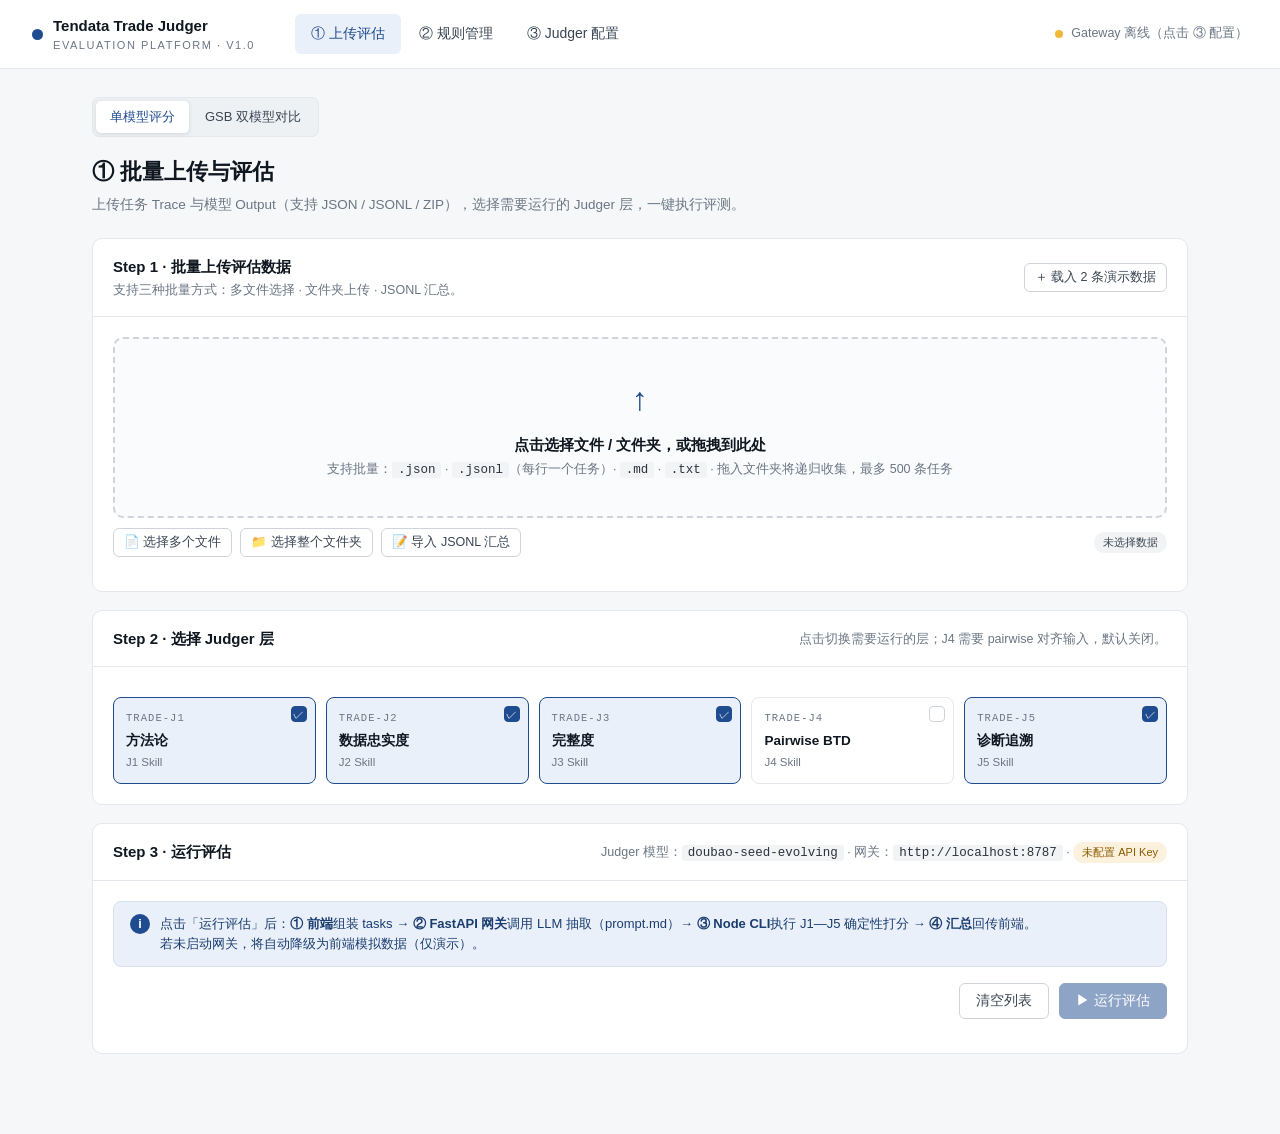
<file: platform/index.html>
<!doctype html>
<html lang="zh-CN">
<head>
<meta charset="utf-8">
<title>Tendata Trade Judger · 评测平台</title>
<meta name="viewport" content="width=device-width,initial-scale=1">
<style>
  :root{
    --bg:#f6f7f9;--panel:#fff;--ink:#0f1720;--ink-2:#3a4552;--mute:#6b7684;
    --line:#e4e7eb;--line-2:#cfd4da;--accent:#1f4b8f;--accent-2:#2d63b8;--accent-soft:#eaf0f9;
    --pass:#166534;--pass-bg:#e7f4ea;--warn:#8a5a00;--warn-bg:#fbf1dc;
    --fail:#a1231d;--fail-bg:#fbe8e6;--code:#f2f3f5;
  }
  *{box-sizing:border-box}
  html,body{margin:0;padding:0;background:var(--bg);color:var(--ink);
    font-family:"Inter","PingFang SC","Noto Sans SC","Helvetica Neue",Arial,sans-serif;
    font-size:14px;line-height:1.55;-webkit-font-smoothing:antialiased}
  code,pre,.mono{font-family:"JetBrains Mono","IBM Plex Mono",ui-monospace,Menlo,Consolas,monospace;font-size:12.5px}
  code{background:var(--code);padding:1px 6px;border-radius:3px;color:#2a323b}
  a{color:var(--accent);text-decoration:none}
  a:hover{text-decoration:underline}
  button,input,select,textarea{font-family:inherit;font-size:14px}

  header.top{background:#fff;border-bottom:1px solid var(--line);padding:14px 32px;
    display:flex;align-items:center;gap:20px;position:sticky;top:0;z-index:10}
  header .brand{display:flex;align-items:center;gap:10px}
  header .dot{width:11px;height:11px;background:var(--accent);border-radius:50%}
  header .title{font-weight:600;font-size:15px}
  header .env{font-size:11px;color:var(--mute);letter-spacing:.14em;text-transform:uppercase}
  header nav{display:flex;gap:2px;margin-left:20px}
  header nav a{padding:9px 16px;border-radius:6px;color:var(--ink-2);font-weight:500;font-size:14px}
  header nav a:hover{background:#f0f2f5;text-decoration:none}
  header nav a.active{background:var(--accent-soft);color:var(--accent)}
  header .spacer{flex:1}
  header .status{display:flex;align-items:center;gap:8px;font-size:12.5px;color:var(--mute)}
  header .status .live{width:8px;height:8px;background:#22c55e;border-radius:50%}

  main{max-width:1160px;margin:0 auto;padding:28px 32px 80px}
  @media(max-width:700px){
    header.top{padding:10px 16px;gap:8px;flex-wrap:wrap}
    header .brand{min-width:130px;gap:7px}
    header .title{font-size:13px;white-space:nowrap}
    header .env{font-size:9px;letter-spacing:.08em}
    header .spacer{display:none}
    header .status{margin-left:auto;min-width:0;font-size:11px}
    header .status span:last-child{display:block;max-width:112px;overflow:hidden;text-overflow:ellipsis;white-space:nowrap}
    header nav{order:3;width:100%;margin-left:0;display:grid;grid-template-columns:repeat(3,1fr)}
    header nav a{padding:7px 4px;text-align:center;font-size:12px;white-space:nowrap}
    main{padding:20px 16px 60px}
    .card .head{padding:14px 16px}
    .card .body{padding:16px}
  }
  .page-title{font-size:22px;font-weight:600;margin:0 0 6px}
  .page-desc{color:var(--mute);font-size:13.5px;margin-bottom:22px}

  .card{background:var(--panel);border:1px solid var(--line);border-radius:10px;overflow:hidden}
  .card + .card{margin-top:18px}
  .card .head{padding:16px 20px;border-bottom:1px solid var(--line);display:flex;
    align-items:center;justify-content:space-between;gap:12px;flex-wrap:wrap}
  .card .head h3{margin:0;font-size:15px;font-weight:600}
  .card .head .desc{color:var(--mute);font-size:12.5px;margin-top:2px}
  .card .body{padding:20px}

  .btn{padding:8px 16px;border-radius:6px;border:1px solid var(--line-2);background:#fff;
    color:var(--ink-2);cursor:pointer;font-weight:500;transition:all .1s}
  .btn:hover{border-color:var(--accent);color:var(--accent)}
  .btn.solid{background:var(--accent);color:#fff;border-color:var(--accent)}
  .btn.solid:hover{background:var(--accent-2);color:#fff}
  .btn.danger{color:var(--fail);border-color:#e7c1bd}
  .btn.danger:hover{background:var(--fail-bg)}
  .btn.small{padding:5px 10px;font-size:12.5px}
  .btn[disabled]{opacity:.5;cursor:not-allowed}

  .field{margin-bottom:14px}
  .field label{display:block;font-size:12.5px;color:var(--ink-2);margin-bottom:6px;font-weight:500}
  .field .hint{font-size:11.5px;color:var(--mute);margin-top:4px}
  .field input,.field select,.field textarea{width:100%;padding:9px 12px;border:1px solid var(--line-2);
    border-radius:6px;outline:none;background:#fff;transition:border-color .1s}
  .field input:focus,.field select:focus,.field textarea:focus{border-color:var(--accent)}
  .field textarea{min-height:110px;resize:vertical;font-family:"JetBrains Mono",monospace;font-size:12.5px}
  .row-2{display:grid;grid-template-columns:1fr 1fr;gap:16px}
  @media(max-width:700px){.row-2{grid-template-columns:1fr}}

  .mode-switch{display:inline-flex;gap:2px;padding:3px;margin-bottom:18px;border:1px solid var(--line);
    border-radius:7px;background:#eef1f4}
  .mode-switch button{padding:7px 14px;border:0;border-radius:5px;background:transparent;color:var(--ink-2);
    cursor:pointer;font-size:13px;font-weight:500}
  .mode-switch button.on{background:#fff;color:var(--accent);box-shadow:0 1px 4px rgba(15,23,32,.12)}
  .gsb-grid{display:grid;grid-template-columns:1fr 1fr;gap:16px}
  @media(max-width:800px){.gsb-grid{grid-template-columns:1fr}}
  .gsb-candidate{min-width:0;padding-top:2px}
  .gsb-candidate + .gsb-candidate{border-left:1px solid var(--line);padding-left:16px}
  @media(max-width:800px){.gsb-candidate + .gsb-candidate{border-left:0;border-top:1px solid var(--line);padding:16px 0 0}}
  .gsb-candidate textarea{min-height:260px}
  .gsb-candidate-head{display:flex;align-items:center;justify-content:space-between;gap:8px;margin-bottom:12px}
  .gsb-candidate-head strong{font-size:14px}
  .gsb-controls{display:grid;grid-template-columns:180px 220px 1fr;gap:16px;align-items:end}
  @media(max-width:800px){.gsb-controls{grid-template-columns:1fr}}
  .gsb-check{display:flex;align-items:center;gap:8px;height:38px;color:var(--ink-2);font-size:13px}
  .gsb-check input{width:auto}
  .gsb-result-head{display:grid;grid-template-columns:minmax(220px,1.4fr) repeat(4,minmax(110px,1fr));
    border-top:3px solid var(--accent);border-bottom:1px solid var(--line);background:#fafbfc}
  .gsb-result-head>div{padding:13px 14px;border-right:1px solid var(--line)}
  .gsb-result-head>div:last-child{border-right:0}
  .gsb-result-head .label{font-size:11px;color:var(--mute);text-transform:uppercase;letter-spacing:.05em}
  .gsb-result-head .value{font-size:18px;font-weight:600;margin-top:2px}
  .gsb-outcome{display:flex;gap:8px;align-items:center;flex-wrap:wrap}
  .gsb-outcome .count{min-width:52px;padding:6px 10px;border:1px solid var(--line);border-radius:5px;background:#fff;
    font-family:"JetBrains Mono",monospace;font-size:12px;text-align:center}
  .gsb-outcome .count b{display:block;font-size:17px;color:var(--accent)}
  @media(max-width:900px){.gsb-result-head{grid-template-columns:1fr 1fr}.gsb-result-head>div:first-child{grid-column:1/-1}}

  .drop{border:2px dashed var(--line-2);border-radius:10px;padding:36px 20px;
    background:#fafbfc;text-align:center;cursor:pointer;transition:all .1s}
  .drop:hover,.drop.hover{border-color:var(--accent);background:var(--accent-soft)}
  .drop .icon{font-size:32px;color:var(--accent);margin-bottom:8px}
  .drop .big{font-size:15px;font-weight:600;color:var(--ink);margin-bottom:4px}
  .drop .small{font-size:12.5px;color:var(--mute)}

  .file-list{margin-top:14px}
  .file-item{display:flex;align-items:center;gap:10px;padding:10px 14px;background:#fafbfc;
    border:1px solid var(--line);border-radius:6px;margin-bottom:6px;font-size:13px}
  .file-item .ico{width:20px;color:var(--accent)}
  .file-item .fname{flex:1;font-family:"JetBrains Mono",monospace;font-size:12.5px}
  .file-item .fsize{color:var(--mute);font-size:11.5px}
  .file-item .rm{color:var(--fail);cursor:pointer;padding:2px 6px}
  .file-item .rm:hover{background:var(--fail-bg);border-radius:4px}

  .tag{display:inline-flex;align-items:center;gap:5px;padding:2px 9px;font-size:11px;
    border-radius:10px;background:var(--code);color:var(--ink-2);font-weight:500}
  .tag.pass{background:var(--pass-bg);color:var(--pass)}
  .tag.warn{background:var(--warn-bg);color:var(--warn)}
  .tag.fail{background:var(--fail-bg);color:var(--fail)}
  .tag.info{background:var(--accent-soft);color:var(--accent)}

  .layers{display:grid;grid-template-columns:repeat(5,1fr);gap:10px;margin-top:10px}
  @media(max-width:700px){.layers{grid-template-columns:repeat(2,1fr)}}
  .layer{border:1px solid var(--line);border-radius:8px;padding:12px;background:#fff;
    cursor:pointer;transition:all .12s;position:relative}
  .layer:hover{border-color:var(--accent)}
  .layer.on{border-color:var(--accent);background:var(--accent-soft)}
  .layer .code{font-size:10.5px;color:var(--mute);letter-spacing:.1em;font-family:"JetBrains Mono",monospace}
  .layer .name{font-weight:600;font-size:13.5px;margin-top:4px}
  .layer .sub{font-size:11.5px;color:var(--mute);margin-top:2px}
  .layer .check{position:absolute;top:8px;right:8px;width:16px;height:16px;border:1.5px solid var(--line-2);border-radius:4px;display:flex;align-items:center;justify-content:center;font-size:11px;color:#fff;background:#fff}
  .layer.on .check{background:var(--accent);border-color:var(--accent)}

  table.tbl{width:100%;border-collapse:collapse;font-size:13px}
  table.tbl th,table.tbl td{padding:11px 14px;border-bottom:1px solid var(--line);text-align:left}
  table.tbl thead th{background:#fafbfc;font-size:11.5px;color:var(--mute);
    text-transform:uppercase;letter-spacing:.06em;font-weight:600}
  table.tbl tbody tr:hover{background:#fafbfc}
  table.tbl td.num,table.tbl th.num{text-align:right;font-variant-numeric:tabular-nums;
    font-family:"JetBrains Mono",monospace}

  .console{background:#0f1720;color:#c9d1da;border-radius:8px;padding:14px 18px;
    font-family:"JetBrains Mono",monospace;font-size:12.5px;line-height:1.75;
    max-height:280px;overflow-y:auto;margin-top:14px}
  .console .ok{color:#61c96f}.console .warn{color:#f0b93a}.console .fail{color:#e56b6b}
  .console .comment{color:#6b7684}.console .prompt{color:#3f8be0}

  .hint{background:var(--accent-soft);border:1px solid #d5e0f2;color:#1a3d70;
    border-radius:8px;padding:12px 16px;font-size:13px;display:flex;gap:10px;align-items:flex-start}
  .hint .i{width:20px;height:20px;flex:0 0 20px;background:var(--accent);color:#fff;
    text-align:center;font-weight:600;font-size:12.5px;line-height:20px;border-radius:50%}

  /* Rules edit panel */
  .rules-layout{display:grid;grid-template-columns:280px 1fr;gap:0;min-height:520px}
  @media(max-width:900px){.rules-layout{grid-template-columns:1fr}}
  .rules-list{border-right:1px solid var(--line);max-height:640px;overflow-y:auto}
  .rules-list .search{padding:12px 14px;border-bottom:1px solid var(--line);position:sticky;top:0;background:#fff}
  .rules-list .search input{width:100%;padding:7px 10px;border:1px solid var(--line-2);border-radius:6px}
  .rules-list .skill-pills{display:flex;flex-wrap:wrap;gap:4px;padding:8px 14px;border-bottom:1px solid var(--line)}
  .rules-list .skill-pills .p{font-size:11.5px;padding:3px 10px;border-radius:12px;
    background:#fff;border:1px solid var(--line-2);cursor:pointer;color:var(--ink-2)}
  .rules-list .skill-pills .p.on{background:var(--accent);color:#fff;border-color:var(--accent)}
  .rules-list .item{padding:10px 14px;border-bottom:1px solid var(--line);cursor:pointer}
  .rules-list .item:hover{background:#fafbfc}
  .rules-list .item.on{background:var(--accent-soft)}
  .rules-list .item .rid{font-family:"JetBrains Mono",monospace;font-size:11px;color:var(--mute)}
  .rules-list .item .rtitle{font-size:13px;font-weight:500;margin-top:2px}
  .rule-edit{padding:20px 24px}
  .rule-edit .id-badge{display:inline-block;font-family:"JetBrains Mono",monospace;font-size:11px;
    padding:3px 10px;background:var(--code);border-radius:12px;color:var(--ink-2);margin-bottom:6px}

  /* Config */
  .kv-grid{display:grid;grid-template-columns:180px 1fr;gap:10px 16px;padding:12px 0}
  .kv-grid label{color:var(--ink-2);font-size:13px;padding-top:8px}
  .kv-grid input,.kv-grid select{padding:8px 12px;border:1px solid var(--line-2);border-radius:6px;width:100%;background:#fff}
  .kv-grid .h{grid-column:1/-1;font-size:12px;color:var(--mute);letter-spacing:.06em;
    text-transform:uppercase;padding:12px 0 4px;border-top:1px dashed var(--line);margin-top:8px;font-weight:600}
  .kv-grid .h:first-child{padding-top:0;border-top:none;margin-top:0}
  .kv-grid .hint-inline{grid-column:2;font-size:11.5px;color:var(--mute);margin-top:-4px}

  .toast{position:fixed;left:50%;bottom:30px;transform:translateX(-50%);background:#0f1720;
    color:#fff;padding:10px 18px;border-radius:22px;font-size:13px;opacity:0;
    pointer-events:none;transition:opacity .2s;z-index:100}
  .toast.on{opacity:1}

  .modal-bg{position:fixed;inset:0;background:rgba(15,23,32,.55);display:none;
    align-items:center;justify-content:center;z-index:50;padding:20px}
  .modal-bg.open{display:flex}
  .modal{background:#fff;border-radius:12px;width:min(920px,96vw);max-height:88vh;overflow:auto}
  .modal .mhead{padding:16px 22px;border-bottom:1px solid var(--line);
    display:flex;justify-content:space-between;align-items:center}
  .modal .mhead h3{margin:0;font-size:15px;font-weight:600}
  .modal .mbody{padding:22px}
  .modal .mfoot{padding:14px 22px;border-top:1px solid var(--line);display:flex;
    justify-content:flex-end;gap:8px}
  .close-x{background:none;border:none;font-size:22px;color:var(--mute);cursor:pointer}
  /* Markdown 报告样式 */
  .md-report h1{font-size:20px;margin:8px 0 12px;padding-bottom:8px;border-bottom:1px solid var(--line)}
  .md-report h2{font-size:16px;margin:22px 0 10px;color:var(--accent);border-left:3px solid var(--accent);padding-left:10px}
  .md-report h3{font-size:14.5px;margin:16px 0 8px;color:var(--ink-2)}
  .md-report table{width:100%;border-collapse:collapse;margin:10px 0;font-size:13px}
  .md-report th,.md-report td{border:1px solid var(--line);padding:6px 10px;text-align:left;vertical-align:top}
  .md-report th{background:#fafbfc;font-weight:600}
  .md-report code{background:var(--code);padding:1px 6px;border-radius:3px;font-family:"JetBrains Mono",monospace;font-size:12.5px}
  .md-report pre{background:#0f1720;color:#c9d1da;padding:12px 14px;border-radius:6px;overflow-x:auto;font-size:12px;line-height:1.6;white-space:pre-wrap;word-break:break-word}
  .md-report blockquote{margin:8px 0;padding:8px 14px;border-left:3px solid var(--accent);background:var(--accent-soft);color:var(--ink-2);border-radius:0 6px 6px 0}
  .md-report ul{padding-left:20px}
  .md-report li{margin:3px 0}
  .md-report p{margin:6px 0;line-height:1.7}

  .stat{background:#fafbfc;border-radius:6px;padding:12px 14px}
  .stat .l{font-size:11.5px;color:var(--mute);text-transform:uppercase;letter-spacing:.06em}
  .stat .v{font-size:22px;font-weight:600;margin-top:2px}
</style>
</head>
<body>

<header class="top">
  <div class="brand">
    <span class="dot"></span>
    <div>
      <div class="title">Tendata Trade Judger</div>
      <div class="env">Evaluation Platform · v1.0</div>
    </div>
  </div>
  <nav>
    <a href="#/upload"  data-nav="upload"  class="active">① 上传评估</a>
    <a href="#/rules"   data-nav="rules">② 规则管理</a>
    <a href="#/config"  data-nav="config">③ Judger 配置</a>
  </nav>
  <div class="spacer"></div>
  <div class="status">
    <span class="live"></span>
    <span id="config-status">Judger 已连接</span>
  </div>
</header>

<main id="view"><div style="padding:40px;color:var(--mute)">加载中...</div></main>

<div class="toast" id="toast"></div>
<div class="modal-bg" id="modal"><div class="modal" id="modal-inner"></div></div>

<script>
// ============================================================
// Tendata Trade Judger · 简化评测平台
// 三大功能：批量上传评估 · 规则管理 · Judger 配置
// ============================================================

const PAGES = {
  upload: '批量上传与评估',
  rules:  '评测规则管理',
  config: 'Judger 模型配置'
};

// 状态：本地持久化
const LS_RULES  = 'ttj.rules.v1';
const LS_CONFIG = 'ttj.config.v1';
const LS_JOBS   = 'ttj.jobs.v1';
const LS_SESSION = 'ttj.session.v1';   // 上传页会话状态（跨页切换保留）

function loadJSON(key, def) {
  try { const v = localStorage.getItem(key); return v ? JSON.parse(v) : def; }
  catch (e) { return def; }
}
function saveJSON(key, val) { localStorage.setItem(key, JSON.stringify(val)); }

// 会话状态：files 元信息 + layers 勾选 + 控制台日志 + 最新结果
// 用 window._session 作单例，避免每次 renderUpload 都重建
if (!window._session) {
  const restored = loadJSON(LS_SESSION, null);
  window._session = restored && typeof restored === 'object' ? restored : {
    mode: 'single',
    files: [],
    layers: { j1:true, j2:true, j3:true, j4:false, j5:true },
    consoleLog: [],
    results: [],
    running: false
  };
}
function persistSession() {
  const s = window._session;
  const clean = {
    mode: s.mode || 'single',
    files: (s.files || []).map(f => ({
      name: f.name, size: f.size, type: f.type,
      task: f.task, model: f.model, synthetic: f.synthetic,
      _inline: f._inline || null,
      _fileText: f._fileText || null
    })),
    layers: s.layers,
    consoleLog: (s.consoleLog || []).slice(-500),
    results: s.results || [],
    running: false
  };
  try { saveJSON(LS_SESSION, clean); } catch (e) {}
}

// 默认配置
const DEFAULT_CONFIG = {
  backend_url: 'http://localhost:8787',
  provider: 'volcengine-ark',
  model_id: 'doubao-seed-evolving',
  api_key: '',
  base_url: 'https://ark.cn-beijing.volces.com/api/v3',
  api_style: 'auto',
  temperature: 0.1,
  max_tokens: 8192,
  timeout_ms: 180000,
  concurrency: 4,
  fallback_model_id: '',
  fallback_api_key: ''
};

// 默认规则：优先从 data/rules.json（由 tools/bake.js 从官方 Skill 包烘焙）加载完整 57 条；
// 首次加载失败则用下面的精简 fallback，保证「file://」直接打开也可用。
let DEFAULT_RULES = [
  { id:'RULE-J1-001', skill:'j1', title:'用户问题必须转成可执行的外贸分析任务',
    applies:'用户任务涉及市场、客户、企业、竞争、风险、商品、国家、贸易方向、时间或指标。',
    judgement:'模型应先识别用户要支持的业务决策，并把问题转成可执行分析定义：商品范围、贸易方向、报告主体、伙伴范围、时间窗口、指标和输出目标。',
    severity:'次要槽位不清=partial；核心理解错误=major；服务错对象=critical', enabled:true, weight:1.0 },
  { id:'RULE-J1-002', skill:'j1', title:'商品范围必须支撑分析目标',
    applies:'用户以 HS 编码、产品名称、行业词、公司历史记录或竞品发起查询。',
    judgement:'模型应说明商品范围如何落到可分析口径；做企业深析时先识别其核心交易商品。',
    severity:'描述不完整=minor；范围过宽/过窄=major；核心识别错误=critical', enabled:true, weight:1.0 },
  { id:'RULE-J1-003', skill:'j1', title:'时空边界必须匹配结论强度',
    applies:'涉及趋势、市场推荐、客户活跃度、竞争比较或风险判断的任务。',
    judgement:'明确统计时间窗口与地理覆盖，并判断是否足以支撑结论；短窗口不推长期趋势。',
    severity:'边界模糊=minor；未标注=major；窗口不足支撑强推荐=critical', enabled:true, weight:1.0 },
  { id:'RULE-J2-001', skill:'j2', title:'每一条 Data Claim 必须有可核验来源',
    applies:'报告出现具体数字、公司名、贸易额、增速等断言。',
    judgement:'每条 Claim 必须提供 evidence_refs 指向真实来源；不得以常识补写。',
    severity:'来源不完整=partial；虚构数字=critical', enabled:true, weight:1.0 },
  { id:'RULE-J2-002', skill:'j2', title:'币种与单位不得错配',
    applies:'涉及金额、体积、重量的任何断言。',
    judgement:'币种（CNY/USD/EUR）与单位（KG/T/PCS）必须显式声明并保持一致。',
    severity:'单位缺失=partial；币种错配=critical', enabled:true, weight:1.5 },
  { id:'RULE-J2-003', skill:'j2', title:'同比、环比等计算必须公式正确',
    applies:'报告出现 YoY / MoM / CAGR 等衍生指标。',
    judgement:'公式必须为 (本期-上期)/上期；分母不得为负或为零；结果保留业务合理精度。',
    severity:'公式错误=critical；精度不当=minor', enabled:true, weight:1.2 },
  { id:'RULE-J3-001', skill:'j3', title:'任务契约必须逐项覆盖',
    applies:'任务契约含多项 required_deliverable。',
    judgement:'契约中每条 should_generate=true 项，报告必须存在对应产出；缺失不得掩盖。',
    severity:'次要遗漏=partial；核心遗漏=critical', enabled:true, weight:1.0 },
  { id:'RULE-J3-002', skill:'j3', title:'should_generate 与验收态严格正交',
    applies:'契约生成阶段与验收阶段。',
    judgement:'「应否生成」与「验收状态」是两个正交轴，不得因不应生成而计入 covered。',
    severity:'混淆=major', enabled:true, weight:1.0 },
  { id:'RULE-J4-001', skill:'j4', title:'Pairwise 全局唯一 comparison_id',
    applies:'J4 pairwise 比较输入。',
    judgement:'comparison_id 在全局唯一；重复项前置拒绝，不进入 BTD MLE。',
    severity:'冲突=critical', enabled:true, weight:1.0 },
  { id:'RULE-J4-002', skill:'j4', title:'Same 判定必须给出 same_reason',
    applies:'outcome=Same 的比较。',
    judgement:'必须提供 same_reason，且同向重复必须一致；否则拒绝。',
    severity:'缺失=major；冲突=critical', enabled:true, weight:1.0 },
  { id:'RULE-J5-001', skill:'j5', title:'负面判断必须附 evidence_refs',
    applies:'J5 findings 内所有 severity ∈ {major,critical} 的项。',
    judgement:'负面判断必须携带非空 evidence_refs 与 quoted_evidence；否则视为无效。',
    severity:'缺失=critical', enabled:true, weight:1.5 },
  { id:'RULE-J5-002', skill:'j5', title:'Critical 不得被平均分抵消',
    applies:'J5 汇总打分。',
    judgement:'任一层出现 critical 时，总分需触发下限或降级；不得以其它维度高分掩盖。',
    severity:'违反=critical', enabled:true, weight:2.0 }
];

// 异步加载完整规则集（官方 5 层共 57 条），覆盖 DEFAULT_RULES；
// 首次访问时同步写入 localStorage，保证「规则管理」页立刻看到完整规则。
(async function loadOfficialRules () {
  try {
    const res = await fetch('data/rules.json', { cache: 'no-store' });
    if (!res.ok) return;
    const rules = await res.json();
    if (!Array.isArray(rules) || !rules.length) return;
    const enriched = rules.map(r => Object.assign({ enabled: true, weight: 1.0 }, r));
    DEFAULT_RULES = enriched;
    if (!localStorage.getItem(LS_RULES)) {
      saveJSON(LS_RULES, enriched);
      if (location.hash.slice(2).startsWith('rules')) renderRules();
    }
  } catch (e) {
    console.warn('[rules] 加载 data/rules.json 失败，将使用内置精简规则：', e);
  }
})();

// ---------- Toast / Modal ----------
const toastEl = document.getElementById('toast');
function toast(msg) {
  toastEl.textContent = msg;
  toastEl.classList.add('on');
  clearTimeout(toast._t); toast._t = setTimeout(() => toastEl.classList.remove('on'), 2200);
}
const modalBg = document.getElementById('modal');
const modalInner = document.getElementById('modal-inner');
function openModal(title, body, footer) {
  modalInner.innerHTML =
    '<div class="mhead"><h3>' + esc(title) + '</h3><button class="close-x" onclick="closeModal()">×</button></div>' +
    '<div class="mbody">' + body + '</div>' +
    '<div class="mfoot">' + (footer || '<button class="btn solid" onclick="closeModal()">关闭</button>') + '</div>';
  modalBg.classList.add('open');
}
function closeModal() { modalBg.classList.remove('open'); }
modalBg.addEventListener('click', e => { if (e.target === modalBg) closeModal(); });
function esc(s) {
  return String(s == null ? '' : s).replace(/&/g,'&amp;').replace(/</g,'&lt;')
    .replace(/>/g,'&gt;').replace(/"/g,'&quot;').replace(/'/g,'&#39;');
}

// ---------- Router ----------
const view = document.getElementById('view');
function route() {
  const page = (location.hash.slice(2) || 'upload').split('/')[0];
  document.querySelectorAll('header nav a').forEach(a => a.classList.toggle('active', a.dataset.nav === page));
  const fn = { upload: renderUpload, rules: renderRules, config: renderConfig }[page] || renderUpload;
  view.innerHTML = '';
  fn();
}
window.addEventListener('hashchange', route);

// ================== ① 上传评估 ==================
function renderUpload() {
  const config = loadJSON(LS_CONFIG, DEFAULT_CONFIG);
  // 复用全局会话状态：切页/刷新回来可保留文件列表、日志、结果
  const state = window._session;
  state.mode = state.mode || 'single';
  if (state.mode === 'gsb') {
    renderGSB(config, state);
    return;
  }

  view.innerHTML = renderModeSwitch('single')
    + '<h1 class="page-title">① 批量上传与评估</h1>'
    + '<div class="page-desc">上传任务 Trace 与模型 Output（支持 JSON / JSONL / ZIP），选择需要运行的 Judger 层，一键执行评测。</div>'

    + '<div class="card">'
    +   '<div class="head"><div><h3>Step 1 · 批量上传评估数据</h3><div class="desc">支持三种批量方式：多文件选择 · 文件夹上传 · JSONL 汇总。</div></div>'
    +     '<button class="btn small" id="btn-demo">＋ 载入 2 条演示数据</button></div>'
    +   '<div class="body">'
    +     '<div class="drop" id="drop"><div class="icon">↑</div>'
    +       '<div class="big">点击选择文件 / 文件夹，或拖拽到此处</div>'
    +       '<div class="small">支持批量：<code>.json</code> · <code>.jsonl</code>（每行一个任务）· <code>.md</code> · <code>.txt</code> · 拖入文件夹将递归收集，最多 500 条任务</div></div>'
    +     '<div style="display:flex;gap:8px;margin-top:10px;flex-wrap:wrap">'
    +       '<button class="btn small" id="pick-files">📄 选择多个文件</button>'
    +       '<button class="btn small" id="pick-folder">📁 选择整个文件夹</button>'
    +       '<button class="btn small" id="pick-jsonl">📝 导入 JSONL 汇总</button>'
    +       '<span style="flex:1"></span>'
    +       '<span class="tag" id="batch-summary" style="align-self:center">未选择数据</span>'
    +     '</div>'
    +     '<input type="file" id="picker-files"  multiple accept=".json,.jsonl,.md,.txt" style="display:none">'
    +     '<input type="file" id="picker-folder" webkitdirectory directory multiple style="display:none">'
    +     '<input type="file" id="picker-jsonl"  accept=".jsonl,.json" style="display:none">'
    +     '<div class="file-list" id="file-list"></div>'
    +   '</div>'
    + '</div>'

    + '<div class="card">'
    +   '<div class="head"><h3>Step 2 · 选择 Judger 层</h3><div class="desc" style="max-width:100%">点击切换需要运行的层；J4 需要 pairwise 对齐输入，默认关闭。</div></div>'
    +   '<div class="body">'
    +     '<div class="layers" id="layers">'
    +       layerCard('j1','TRADE-J1','方法论', !!state.layers.j1)
    +       layerCard('j2','TRADE-J2','数据忠实度', !!state.layers.j2)
    +       layerCard('j3','TRADE-J3','完整度', !!state.layers.j3)
    +       layerCard('j4','TRADE-J4','Pairwise BTD', !!state.layers.j4)
    +       layerCard('j5','TRADE-J5','诊断追溯', !!state.layers.j5)
    +     '</div>'
    +   '</div>'
    + '</div>'

    + '<div class="card">'
    +   '<div class="head"><h3>Step 3 · 运行评估</h3><div class="desc">Judger 模型：<code id="cfg-model">' + esc(config.model_id) + '</code> · '
    +     '网关：<code>' + esc(config.backend_url || 'http://localhost:8787') + '</code> · '
    +     (config.api_key ? '<span class="tag pass">API Key 已配置</span>' : '<span class="tag warn">未配置 API Key</span>') + '</div></div>'
    +   '<div class="body">'
    +     '<div class="hint"><div class="i">i</div><div>点击「运行评估」后：'
    +       '<b>① 前端</b>组装 tasks → <b>② FastAPI 网关</b>调用 LLM 抽取（prompt.md）→ <b>③ Node CLI</b>执行 J1—J5 确定性打分 → <b>④ 汇总</b>回传前端。<br>'
    +       '若未启动网关，将自动降级为前端模拟数据（仅演示）。'
    +     '</div></div>'
    +     '<div style="display:flex;gap:10px;justify-content:flex-end;margin-top:16px;flex-wrap:wrap">'
    +       '<button class="btn" id="btn-clear">清空列表</button>'
    +       '<button class="btn solid" id="btn-run" disabled>▶ 运行评估</button>'
    +     '</div>'
    +     '<div class="console" id="console" style="display:none"></div>'
    +     '<div id="results" style="margin-top:14px"></div>'
    +   '</div>'
    + '</div>';

  bindModeSwitch(state);

  // ===== File pick / drop（批量） =====
  const drop = document.getElementById('drop');
  const pickFiles  = document.getElementById('picker-files');
  const pickFolder = document.getElementById('picker-folder');
  const pickJsonl  = document.getElementById('picker-jsonl');

  drop.addEventListener('click', () => pickFiles.click());
  document.getElementById('pick-files').addEventListener('click',  e => { e.stopPropagation(); pickFiles.click(); });
  document.getElementById('pick-folder').addEventListener('click', e => { e.stopPropagation(); pickFolder.click(); });
  document.getElementById('pick-jsonl').addEventListener('click',  e => { e.stopPropagation(); pickJsonl.click(); });

  pickFiles.addEventListener('change',  () => ingestFiles(pickFiles.files,  'files'));
  pickFolder.addEventListener('change', () => ingestFiles(pickFolder.files, 'folder'));
  pickJsonl.addEventListener('change',  () => ingestJsonl(pickJsonl.files[0]));

  ['dragover','dragenter'].forEach(e => drop.addEventListener(e, ev => { ev.preventDefault(); drop.classList.add('hover'); }));
  ['dragleave','drop'].forEach(e => drop.addEventListener(e, ev => { ev.preventDefault(); drop.classList.remove('hover'); }));
  drop.addEventListener('drop', async ev => {
    ev.preventDefault();
    const items = ev.dataTransfer.items;
    if (items && items[0] && items[0].webkitGetAsEntry) {
      const files = [];
      const entries = [];
      for (const it of items) { const en = it.webkitGetAsEntry(); if (en) entries.push(en); }
      for (const en of entries) await walkEntry(en, '', files);
      ingestFiles(files, 'dropped');
    } else {
      ingestFiles(ev.dataTransfer.files, 'dropped');
    }
  });

  async function walkEntry(entry, prefix, out) {
    if (entry.isFile) {
      await new Promise(res => entry.file(f => {
        try { Object.defineProperty(f, 'webkitRelativePath', { value: prefix + f.name }); } catch (e) {}
        out.push(f); res();
      }));
    } else if (entry.isDirectory) {
      const reader = entry.createReader();
      await new Promise(res => reader.readEntries(async ents => {
        for (const e of ents) await walkEntry(e, prefix + entry.name + '/', out);
        res();
      }));
    }
  }

  // ================= Langfuse trace 格式适配器 =================
  // 输入形如：{ trace: {id,name,input,userId,...}, observations: [{type,input,output,...}] }
  // 转成平台契约：{ task_id, model_id, trace, output }
  // 命中条件：顶层含 trace + observations（数组）；否则原样返回 null。
  function normalizeLangfuseTrace(obj, fileName) {
    if (!obj || typeof obj !== 'object') return null;
    // 已经是平台契约或 skills/shared/examples 形态，跳过
    if (obj.task_id && (obj.trace !== undefined || obj.output !== undefined
        || obj.j1_input || obj.j2_input || obj.j3_input || obj.dimensions || obj.claims || obj.task_contract)) {
      return null;
    }
    const t = obj.trace, obs = obj.observations;
    if (!t || typeof t !== 'object' || !Array.isArray(obs)) return null;

    const stem = (fileName || '').replace(/^.*[/\\]/, '').replace(/\.[^.]+$/, '');
    // 1) task_id 取 trace.id / trace.name / 文件名
    const task_id = String(t.id || t.name || stem || 'langfuse-task');
    // 2) model_id 从 observations 的 model 或 metadata 拿；缺省 unknown
    let model_id = null;
    for (const o of obs) {
      if (o && typeof o.model === 'string' && o.model) { model_id = o.model; break; }
    }
    if (!model_id && t.metadata && typeof t.metadata === 'object') {
      model_id = t.metadata.model || t.metadata.model_id;
    }
    model_id = String(model_id || 'unknown');

    // 3) trace 全文：拼装 observations 步骤摘要（时间 → type/name → 输入输出）
    const traceLines = [];
    if (t.input) traceLines.push('# User Input\n' + safeString(t.input));
    const sorted = obs.slice().sort((a, b) => {
      const ta = a.startTime || a.createdAt || '';
      const tb = b.startTime || b.createdAt || '';
      return String(ta).localeCompare(String(tb));
    });
    sorted.forEach((o, i) => {
      const parts = [`## step-${i + 1} · [${o.type || 'STEP'}] ${o.name || ''}`];
      if (o.model) parts.push(`- model: \`${o.model}\``);
      if (o.startTime) parts.push(`- startTime: ${o.startTime}`);
      if (o.latency != null) parts.push(`- latency: ${o.latency}`);
      if (o.statusMessage) parts.push(`- status: ${o.statusMessage}`);
      if (o.input   != null) parts.push('### input\n' + safeString(o.input));
      if (o.output  != null) parts.push('### output\n' + safeString(o.output));
      if (Array.isArray(o.toolCalls) && o.toolCalls.length)
        parts.push('### toolCalls\n```json\n' + safeString(o.toolCalls) + '\n```');
      traceLines.push(parts.join('\n'));
    });
    const traceText = traceLines.join('\n\n');

    // 4) output：优先使用 trace.output；否则拿最后一个含 output 的 observation
    let outputText = t.output ? safeString(t.output) : '';
    if (!outputText) {
      for (let i = sorted.length - 1; i >= 0; i--) {
        if (sorted[i].output != null) { outputText = safeString(sorted[i].output); break; }
      }
    }

    return {
      task_id, model_id,
      trace: traceText,
      output: outputText,
      _source: 'langfuse',
    };
  }

  function safeString(v) {
    if (v == null) return '';
    if (typeof v === 'string') {
      // 尝试解嵌套 JSON 字符串
      const s = v.trim();
      if ((s.startsWith('{') || s.startsWith('[')) && s.length < 200000) {
        try { return JSON.stringify(JSON.parse(s), null, 2); } catch (e) {}
      }
      return v;
    }
    try { return JSON.stringify(v, null, 2); } catch (e) { return String(v); }
  }

  async function ingestFiles(list, source) {
    const arr = Array.from(list || []);
    if (!arr.length) return;
    let added = 0;
    for (const f of arr) {
      if (state.files.length >= 500) break;
      if (/\.jsonl$/i.test(f.name)) {
        const n = await ingestJsonl(f, true);
        added += n;
        continue;
      }
      const rel = f.webkitRelativePath || f.name;
      // 先读文本一次，落到 _fileText 以便跨页/刷新后仍能重发
      let text = null;
      try { text = await f.text(); } catch (e) {}
      // 若是 Langfuse trace 文件（顶层含 {trace, observations}），
      // 归一化后作为 _inline 挂载，跳过后续再次解析
      let inline = null;
      let taskId = null, modelId = null;
      if (text) {
        try {
          const parsed = JSON.parse(text);
          const norm = normalizeLangfuseTrace(parsed, rel);
          if (norm) {
            inline = norm;
            taskId = norm.task_id;
            modelId = norm.model_id;
          }
        } catch (e) {}
      }
      state.files.push({
        name: rel, size: f.size, type: guessType(rel),
        _file: f, _fileText: text,
        _inline: inline, task: taskId, model: modelId,
      });
      added++;
    }
    renderFiles();
    persistSession();
    toast('已添加 ' + added + ' 条任务' + (source === 'folder' ? '（来自文件夹）' : ''));
  }

  async function ingestJsonl(file, silent) {
    if (!file) return 0;
    const text = await file.text();
    let count = 0;
    const stem = file.name.replace(/\.[^.]+$/, '');
    text.split(/\r?\n/).forEach((line, i) => {
      const t = line.trim();
      if (!t || state.files.length >= 500) return;
      try {
        let obj = JSON.parse(t);
        // 若单行是 Langfuse trace，归一化为平台契约
        const norm = normalizeLangfuseTrace(obj, stem + '#L' + (i + 1));
        if (norm) obj = norm;
        const task = obj.task_id || obj.task || (stem + '#L' + (i + 1));
        const model = obj.model_id || obj.model || 'unknown';
        state.files.push({
          name: stem + '_' + task + '_' + model + '.json',
          size: t.length,
          type: 'jsonl-line',
          task, model,
          _inline: obj
        });
        count++;
      } catch (e) {}
    });
    renderFiles();
    persistSession();
    if (!silent) toast('从 ' + file.name + ' 展开 ' + count + ' 条任务');
    return count;
  }

  document.getElementById('btn-demo').addEventListener('click', async () => {
    // 载入 shared/examples 里预抽取好的 J1/J2/J3 结构化输入，跳过 LLM，直接见真实分数
    async function loadDemo(model) {
      const base = '../tendata-trade-judger-skills(1)/tendata-trade-judger-skills/shared/examples/';
      try {
        const [a] = await Promise.all([fetch(base + model + '.json').then(r => r.json())]);
        return {
          task_id: a.task_id,
          model_id: a.model_id,
          j1_input: a.j1, j2_input: a.j2, j3_input: a.j3
        };
      } catch (e) {
        // fallback：直接放最小占位（LLM 抽取会因缺 trace 落到低分，仅供演示流程）
        return { task_id: 'trade-demo-001', model_id: model,
          trace: '(演示占位) 这里应放真实 trace 文本', output: '(演示占位) 这里应放真实 output 文本' };
      }
    }
    const [ma, mb] = await Promise.all([loadDemo('model-a'), loadDemo('model-b')]);
    state.files.push(
      { name:'trade-demo-001_model-a.json', size: JSON.stringify(ma).length, type:'preset', synthetic:true,
        task: ma.task_id, model: ma.model_id, _inline: ma },
      { name:'trade-demo-001_model-b.json', size: JSON.stringify(mb).length, type:'preset', synthetic:true,
        task: mb.task_id, model: mb.model_id, _inline: mb }
    );
    renderFiles();
    persistSession();
    toast('已载入 2 条演示数据（结构化输入，跳过 LLM，直接进 CLI 打分）');
  });

  document.getElementById('btn-clear').addEventListener('click', () => {
    state.files = []; renderFiles(); persistSession(); toast('文件列表已清空');
  });

  // Layer toggles
  document.querySelectorAll('#layers .layer').forEach(el => {
    el.addEventListener('click', () => {
      const k = el.dataset.k; state.layers[k] = !state.layers[k];
      el.classList.toggle('on', state.layers[k]);
      el.querySelector('.check').textContent = state.layers[k] ? '✓' : '';
      persistSession();
    });
  });

  document.getElementById('btn-run').addEventListener('click', runEvaluation);

  // ==== 会话恢复：切页返回时把控制台日志与最近一次结果重新渲染 ====
  if (state.consoleLog && state.consoleLog.length) {
    const con = document.getElementById('console');
    con.style.display = 'block';
    con.innerHTML = '';
    for (const item of state.consoleLog) {
      const div = document.createElement('div');
      div.innerHTML = '<span class="' + (item.cls || '') + '">' + esc(item.txt) + '</span>';
      con.appendChild(div);
    }
    con.scrollTop = con.scrollHeight;
  }
  if (state.results && state.results.length) {
    window._lastResults = state.results;
    _renderResultsFromSession(state);
  }

  function renderFiles() {
    const box = document.getElementById('file-list');
    const sum = document.getElementById('batch-summary');
    if (!state.files.length) {
      box.innerHTML = '';
      if (sum) sum.textContent = '未选择数据';
      document.getElementById('btn-run').disabled = true;
      return;
    }
    // 按 task 分组统计
    const tasks = new Set(), models = new Set(), sources = {};
    state.files.forEach(f => {
      if (f.task)  tasks.add(f.task);
      if (f.model) models.add(f.model);
      sources[f.type] = (sources[f.type] || 0) + 1;
    });
    if (sum) sum.textContent = '共 ' + state.files.length + ' 条 · '
      + (tasks.size ? tasks.size + ' 任务 · ' : '')
      + (models.size ? models.size + ' 模型 · ' : '')
      + Object.entries(sources).map(([k, v]) => k + '×' + v).join(' · ');

    box.innerHTML =
      '<div style="display:flex;justify-content:space-between;align-items:center;padding:6px 4px 8px">'
      + '<span class="mono" style="font-size:12px;color:var(--mute)">' + state.files.length + ' 条待评估任务</span>'
      + '<span style="font-size:12px;color:var(--accent);cursor:pointer" id="clear-all">清空</span>'
      + '</div>'
      + state.files.slice(0, 200).map((f, i) =>
        '<div class="file-item"><span class="ico">📄</span>'
        + '<span class="fname">' + esc(f.name) + '</span>'
        + '<span class="tag">' + esc(f.type) + '</span>'
        + '<span class="fsize">' + (f.size/1024).toFixed(1) + ' KB</span>'
        + '<span class="rm" data-i="' + i + '">✕</span></div>'
      ).join('')
      + (state.files.length > 200 ? '<div style="text-align:center;color:var(--mute);font-size:12px;padding:8px">…以下 ' + (state.files.length - 200) + ' 条已折叠</div>' : '');
    box.querySelectorAll('.rm').forEach(el => el.addEventListener('click', () => {
      state.files.splice(+el.dataset.i, 1); renderFiles(); persistSession();
    }));
    const ca = document.getElementById('clear-all');
    if (ca) ca.addEventListener('click', () => { state.files = []; renderFiles(); persistSession(); });
    document.getElementById('btn-run').disabled = false;
  }
  function guessType(name) {
    if (/trace/i.test(name)) return 'trace';
    if (/output|report/i.test(name)) return 'output';
    if (/\.jsonl$/i.test(name)) return 'jsonl';
    if (/\.zip$/i.test(name)) return 'batch-zip';
    return 'trace+output';
  }

  async function runSynthesize() {
    const results = (state.results || []).filter(r => r && r._real);
    if (!results.length) {
      toast('尚无真实评估结果 · 请先运行一次评估');
      return;
    }
    const config = loadJSON(LS_CONFIG, DEFAULT_CONFIG);
    if (!config.api_key) {
      toast('未配置 API Key · 请到 ③ Judger 配置');
      return;
    }
    const btn = document.getElementById('btn-synth');
    if (btn) { btn.disabled = true; btn.textContent = '🧠 综合分析中...'; }
    let con = document.getElementById('console');
    if (con) { con.style.display = 'block'; }
    log(con, '🧠 综合分析 · 提交 ' + results.length + ' 份结果给 ' + config.model_id, 'em');
    try {
      const t0 = Date.now();
      const res = await fetch(config.backend_url.replace(/\/$/, '') + '/synthesize', {
        method: 'POST',
        headers: { 'Content-Type': 'application/json' },
        body: JSON.stringify({ results, config }),
      });
      if (!res.ok) {
        const err = await res.text();
        throw new Error('HTTP ' + res.status + ' · ' + err.slice(0, 300));
      }
      const data = await res.json();
      log(con, '✔ 综合分析完成 · ' + (Date.now() - t0) + ' ms · workdir=' + (data.workdir || '—'), 'ok');
      showSynthesisReport(data);
    } catch (e) {
      log(con, '✗ 综合分析失败：' + e.message, 'warn');
      toast('综合分析失败：' + e.message.slice(0, 120));
    } finally {
      if (btn) { btn.disabled = false; btn.textContent = '🧠 综合分析'; }
    }
  }
  window.runSynthesize = runSynthesize;

  async function runEvaluation() {
    const btn = document.getElementById('btn-run'); if (btn) { btn.disabled = true; btn.textContent = '评估中...'; }
    let con = document.getElementById('console'); if (con) { con.style.display = 'block'; con.innerHTML = ''; }
    const activeLayers = Object.keys(state.layers).filter(k => state.layers[k]);
    if (!activeLayers.length) { toast('请至少选择一个 Judger 层'); if (btn) { btn.disabled = false; btn.textContent = '▶ 运行评估'; } return; }

    // 切页后 con 会失效，用一个 getter 每次动态取
    const getCon = () => document.getElementById('console');
    // 标记会话为运行中，并更新顶栏
    state.running = true;
    state.consoleLog = []; state.results = [];
    persistSession(); updateTopStatus();

    const backend = (config.backend_url || 'http://localhost:8787').replace(/\/$/, '');
    log(getCon(), '# 启动 Tendata Trade Judger 评估', 'comment');
    log(getCon(), '[config] model=' + config.model_id + ' · layers=' + activeLayers.join(',') + ' · files=' + state.files.length, 'ok');
    log(getCon(), '[gateway] 尝试连接 ' + backend + ' ...', 'prompt');

    let online = false;
    try {
      const r = await fetch(backend + '/health', { method: 'GET' });
      if (r.ok) {
        const j = await r.json();
        online = true;
        log(getCon(), '[gateway] 已连接 · skills=' + JSON.stringify(j.skills_available), 'ok');
      }
    } catch (e) {
      log(getCon(), '[gateway] 连接失败：' + e.message, 'warn');
    }

    let results = [];
    try {
      if (online) {
        results = await runViaBackend(backend, config, activeLayers, getCon);
      } else {
        log(getCon(), '[fallback] 后端未启动，改用前端模拟数据（仅演示用）', 'warn');
        results = await runViaMock(activeLayers, getCon());
      }
    } finally {
      state.running = false;
    }

    log(getCon(), '✔ 全部完成 · 共处理 ' + state.files.length + ' 个文件', 'ok');
    const jobs = loadJSON(LS_JOBS, []);
    jobs.unshift({ ts: Date.now(), n: state.files.length, layers: activeLayers, results, real: online });
    saveJSON(LS_JOBS, jobs.slice(0, 20));

    // 只有当仍在 upload 页时才 renderResults 到 DOM；否则仅保存到 session
    state.results = results;
    if (document.getElementById('results')) renderResults(results);
    persistSession(); updateTopStatus();
    const btn2 = document.getElementById('btn-run');
    if (btn2) { btn2.disabled = false; btn2.textContent = '▶ 再次运行'; }
  }

  async function runViaBackend(backend, cfg, layers, conOrGetter) {
    const con = () => typeof conOrGetter === 'function' ? conOrGetter() : conOrGetter;
    // 逐个任务读取文件内容并组装成后端所需 payload
    const tasks = [];
    for (const f of state.files) {
      let obj = null;
      if (f._inline) obj = f._inline;
      else if (f._fileText) {
        try {
          obj = JSON.parse(f._fileText);
          const norm = normalizeLangfuseTrace(obj, f.name);
          if (norm) obj = norm;
        } catch (e) { obj = { trace: '', output: f._fileText }; }
      }
      else if (f._file) {
        try {
          const txt = await f._file.text();
          obj = JSON.parse(txt);
          const norm = normalizeLangfuseTrace(obj, f.name);
          if (norm) obj = norm;
        } catch (e) { obj = { trace: '', output: await f._file.text() }; }
      } else if (f.synthetic) {
        obj = { task_id: f.task, model_id: f.model, trace: '演示 trace', output: '演示 output' };
      } else {
        obj = { task_id: f.task || f.name, model_id: f.model || 'model-x' };
      }
      // 规范化字段
      const task = {
        task_id: obj.task_id || f.task || f.name.replace(/\.[^.]+$/, ''),
        model_id: obj.model_id || f.model || 'model-x',
        trace: obj.trace || null,
        output: obj.output || obj.report || null,
        j1_input: obj.j1_input || obj.j1 || null,
        j2_input: obj.j2_input || obj.j2 || null,
        j3_input: obj.j3_input || obj.j3 || null,
      };
      tasks.push(task);
    }

    log(con(), '[POST] ' + backend + '/evaluate/stream · tasks=' + tasks.length + ' (SSE)', 'prompt');
    // 用「事件顺序 + task_start.index」路由，避免 task_id 重复覆盖
    const rows = tasks.map((t, i) => ({
      file: state.files[i]?.name || t.task_id, task: t.task_id, model: t.model_id, _real: true
    }));
    let currentRow = null;   // 当前 task_start 后到 task_done 前的行
    let currentIdx = 0;

    try {
      const resp = await fetch(backend + '/evaluate/stream', {
        method: 'POST',
        headers: { 'Content-Type': 'application/json', 'Accept': 'text/event-stream' },
        body: JSON.stringify({ tasks, layers, config: {
          provider: cfg.provider, model_id: cfg.model_id, api_key: cfg.api_key,
          base_url: cfg.base_url, api_style: cfg.api_style || 'auto',
          temperature: cfg.temperature, max_tokens: cfg.max_tokens,
          timeout_ms: cfg.timeout_ms, concurrency: cfg.concurrency,
        }}),
      });
      if (!resp.ok) {
        const txt = await resp.text();
        log(con(), '[gateway] 评估失败：' + txt.slice(0, 300), 'fail');
        return rows;
      }
      const reader = resp.body.getReader();
      const decoder = new TextDecoder();
      let buf = '';
      const LAYER_ICON = { j1: 'J1 · 方法论', j2: 'J2 · 忠实度', j3: 'J3 · 完整度', j4: 'J4 · 排序', j5: 'J5 · 追溯' };

      while (true) {
        const { value, done } = await reader.read();
        if (done) break;
        buf += decoder.decode(value, { stream: true });
        let sep;
        while ((sep = buf.indexOf('\n\n')) !== -1) {
          const chunk = buf.slice(0, sep); buf = buf.slice(sep + 2);
          let event = 'message', data = '';
          for (const line of chunk.split('\n')) {
            if (line.startsWith('event: ')) event = line.slice(7).trim();
            else if (line.startsWith('data: ')) data += line.slice(6);
          }
          let payload = {};
          try { payload = JSON.parse(data); } catch (e) {}
          try { handleEvent(event, payload); } catch (e) {
            log(con(), '[gateway] 单事件渲染异常（已忽略）：' + e.message, 'warn');
            console.error('handleEvent error', event, payload, e);
          }
        }
      }

      function handleEvent(event, p) {
        const marker = '[' + (currentIdx + 1) + '/' + tasks.length + '] ';
        if (event === 'all_start') {
          log(con(), '⚡ 开始流式评估 · ' + p.count + ' 任务 · layers=' + p.layers.join(',') + ' · model=' + p.model, 'ok');
        } else if (event === 'task_start') {
          // 后端 index 从 1 开始
          currentIdx = Math.max(0, (p.index || 1) - 1);
          currentRow = rows[currentIdx];
          log(con(), '▶ [' + (p.index || (currentIdx+1)) + '/' + (p.total || tasks.length) + '] ' + p.task + ' · ' + p.model, 'prompt');
        } else if (event === 'layer_start') {
          log(con(), marker + LAYER_ICON[p.layer] + ' · 开始 ...', 'comment');
        } else if (event === 'layer_progress') {
          const label = { llm_call:'📡 LLM', llm_done:'📥 LLM 完成', llm_fail:'⚠ LLM 失败', preset:'📦 使用预置输入', assembled:'🧩 组装 upstream', cli_run:'⚙ 运行 Node CLI' }[p.stage] || p.stage;
          const extra = p.bytes ? (' · ' + p.bytes + ' bytes') :
                        p.note ? (' · ' + p.note) :
                        p.keys ? (' · keys=' + p.keys) :
                        p.error ? (' · ' + p.error) : '';
          log(con(), marker + '  ' + label + extra, p.stage === 'llm_fail' ? 'warn' : 'ok');
        } else if (event === 'layer_done') {
          if (currentRow) currentRow[p.layer] = normalizeLayer(p.layer, p.summary);
          const s = currentRow && currentRow[p.layer];
          log(con(), marker + '  ✔ ' + LAYER_ICON[p.layer] + ' · ' + summarize(p.layer, s), (s && s.critical) ? 'warn' : 'ok');
          // 逐层增量渲染结果表
          if (window._session) { window._session.results = rows; persistSession(); }
          if (document.getElementById('results')) _renderResultsFromSession({ results: rows, layers: state.layers });
        } else if (event === 'layer_skip') {
          if (currentRow) currentRow[p.layer] = { skipped: true, reason: p.reason };
          log(con(), marker + '  ⊘ ' + LAYER_ICON[p.layer] + ' 已跳过：' + p.reason, 'warn');
        } else if (event === 'layer_error') {
          if (currentRow) currentRow[p.layer] = { error: p.error };
          log(con(), marker + '  ✗ ' + LAYER_ICON[p.layer] + ' ' + String(p.error).slice(0, 200), 'fail');
        } else if (event === 'task_done') {
          if (currentRow) {
            currentRow.report_md = p.report_md || '';
            currentRow.workdir = p.workdir || '';
          }
          if (window._session) { window._session.results = rows; persistSession(); }
          if (document.getElementById('results')) _renderResultsFromSession({ results: rows, layers: state.layers });
          log(con(), marker + '✓ ' + p.task + ' 完成 · Markdown 报告已生成', 'ok');
        } else if (event === 'all_done') {
          log(con(), '⚡ 全部完成 · ' + p.count + ' 任务', 'ok');
        }
      }

      return rows;
    } catch (e) {
      log(con(), '[gateway] 请求异常：' + e.message, 'fail');
      return rows;
    }
  }

  function normalizeLayer(layer, s) {
    if (layer === 'j1') return { score: s.score, coverage: s.evidence_coverage, critical: s.critical_failure };
    if (layer === 'j2') return { wdr: s.weighted_deviation_rate, claims: s.claims };
    if (layer === 'j3') return { score: s.overall_score, covered: s.covered, total: s.total };
    if (layer === 'j4') return { status: s.status, rankings: s.rankings };
    if (layer === 'j5') return { findings: s.findings, unresolved: s.unresolved, critical: !s.closure_ok };
    return s;
  }

  async function runViaMock(activeLayers, con) {
    const results = [];
    for (let i = 0; i < state.files.length; i++) {
      const f = state.files[i];
      log(con, '[' + (i+1) + '/' + state.files.length + '] ' + f.name + ' · [mock]', 'warn');
      await sleep(150);
      const r = { file: f.name, task: f.task || ('task-' + (i+1)), model: f.model || 'model-x', _real: false };
      for (const layer of activeLayers) {
        r[layer] = mockScore(layer, f);
        log(con, '  · ' + layer.toUpperCase() + ' · ' + summarize(layer, r[layer]) + ' (mock)', r[layer].critical ? 'warn' : 'ok');
      }
      results.push(r);
    }
    return results;
  }

  function renderResults(rows) {
    const box = document.getElementById('results');
    const headers = ['文件', '任务', '模型'];
    const active = Object.keys(state.layers).filter(k => state.layers[k]);
    active.forEach(k => headers.push(k.toUpperCase()));
    headers.push('操作');
    box.innerHTML =
      '<div style="display:flex;justify-content:space-between;align-items:center;margin-bottom:8px">'
      + '<h3 style="margin:0;font-size:14px">评估结果 · ' + rows.length + ' 个任务</h3>'
      + '<div><button class="btn small" onclick="downloadResults(&#39;json&#39;)">↓ JSON</button> '
      + '<button class="btn small" onclick="downloadResults(&#39;csv&#39;)">↓ CSV</button></div></div>'
      + '<table class="tbl"><thead><tr>' + headers.map(h => '<th>' + h + '</th>').join('') + '</tr></thead><tbody>'
      + rows.map((r, i) => '<tr>'
        + '<td class="mono" style="font-size:12px">' + esc(r.file) + '</td>'
        + '<td>' + esc(r.task) + '</td>'
        + '<td><strong>' + esc(r.model) + '</strong></td>'
        + active.map(k => '<td class="num">' + cellHTML(k, r[k]) + '</td>').join('')
        + '<td><a href="#" onclick="showRow(' + i + ');return false">查看 →</a></td></tr>'
      ).join('') + '</tbody></table>'
      + _synthBar(rows);
    window._lastResults = rows;
    if (window._session) { window._session.results = rows; persistSession(); }
  }
}

function renderModeSwitch(active) {
  return '<div class="mode-switch" role="tablist" aria-label="评测模式">'
    + '<button type="button" role="tab" data-mode="single" class="' + (active === 'single' ? 'on' : '') + '">单模型评分</button>'
    + '<button type="button" role="tab" data-mode="gsb" class="' + (active === 'gsb' ? 'on' : '') + '">GSB 双模型对比</button>'
    + '</div>';
}

function bindModeSwitch(session) {
  document.querySelectorAll('.mode-switch [data-mode]').forEach(btn => {
    btn.addEventListener('click', () => {
      session.mode = btn.dataset.mode;
      persistSession();
      renderUpload();
    });
  });
}

function renderGSB(config, session) {
  if (!window._gsbState) {
    window._gsbState = {
      queryId: 'irab-005',
      query: '',
      modelA: 'qwen3.8-max',
      modelB: 'kimi-k3',
      answerA: '',
      answerB: '',
      traceA: '',
      traceB: '',
      repeats: 10,
      swapCheck: true,
      trials: [],
      result: null,
      running: false,
    };
  }
  const state = window._gsbState;
  view.innerHTML = renderModeSwitch('gsb')
    + '<h1 class="page-title">GSB 双模型对比</h1>'
    + '<div class="page-desc">对同一 query 的两个答案执行匿名 Good / Same / Bad 判断，并用 AB/BA 交换实验检验 pair 偏序是否稳定。</div>'
    + '<div class="card">'
    +   '<div class="head"><div><h3>Step 1 · Query</h3><div class="desc">两份答案必须对应完全相同的问题。</div></div>'
    +     '<button class="btn small" id="gsb-demo">载入 IRAB-005 演示对</button></div>'
    +   '<div class="body">'
    +     '<div class="field"><label>Query ID</label><input id="gsb-query-id" value="' + esc(state.queryId) + '"></div>'
    +     '<div class="field"><label>用户问题</label><textarea id="gsb-query" style="min-height:120px" placeholder="粘贴两个模型共同回答的 query">' + esc(state.query) + '</textarea></div>'
    +   '</div>'
    + '</div>'
    + '<div class="card">'
    +   '<div class="head"><div><h3>Step 2 · 两个候选答案</h3><div class="desc">Judger 仅看到 Candidate A / B，真实模型名只用于结果回填。</div></div></div>'
    +   '<div class="body gsb-grid">'
    +     gsbCandidateHTML('a', 'Candidate A', state.modelA, state.answerA, state.traceA)
    +     gsbCandidateHTML('b', 'Candidate B', state.modelB, state.answerB, state.traceB)
    +   '</div>'
    + '</div>'
    + '<div class="card">'
    +   '<div class="head"><div><h3>Step 3 · 重复盲评</h3><div class="desc">交换顺序后的结果统一映射回 canonical A/B。</div></div></div>'
    +   '<div class="body">'
    +     '<div class="gsb-controls">'
    +       '<div class="field" style="margin:0"><label>重复次数</label><input id="gsb-repeats" type="number" min="2" max="20" step="2" value="' + esc(state.repeats) + '"></div>'
    +       '<label class="gsb-check"><input id="gsb-swap" type="checkbox"' + (state.swapCheck ? ' checked' : '') + '> 启用 AB / BA 交换检查</label>'
    +       '<div style="display:flex;justify-content:flex-end;gap:8px"><button class="btn" id="gsb-clear">清空</button>'
    +       '<button class="btn solid" id="gsb-run"' + (state.running ? ' disabled' : '') + '>' + (state.running ? '评测中...' : '运行 GSB 实验') + '</button></div>'
    +     '</div>'
    +     '<div class="console" id="gsb-console" style="' + (state.running || state.trials.length ? '' : 'display:none') + '"></div>'
    +     '<div id="gsb-result" style="margin-top:14px"></div>'
    +   '</div>'
    + '</div>';

  bindModeSwitch(session);
  bindGSBInputs();
  renderGSBProgress();
  if (state.result) renderGSBResult(state.result);

  function bindGSBInputs() {
    const fields = {
      'gsb-query-id': 'queryId', 'gsb-query': 'query',
      'gsb-model-a': 'modelA', 'gsb-model-b': 'modelB',
      'gsb-answer-a': 'answerA', 'gsb-answer-b': 'answerB',
      'gsb-trace-a': 'traceA', 'gsb-trace-b': 'traceB',
    };
    Object.entries(fields).forEach(([id, key]) => {
      document.getElementById(id).addEventListener('input', e => { state[key] = e.target.value; });
    });
    document.getElementById('gsb-repeats').addEventListener('input', e => {
      state.repeats = parseInt(e.target.value, 10) || 10;
    });
    document.getElementById('gsb-swap').addEventListener('change', e => { state.swapCheck = e.target.checked; });
    document.getElementById('gsb-file-a').addEventListener('change', e => loadCandidateFile('a', e.target.files[0]));
    document.getElementById('gsb-file-b').addEventListener('change', e => loadCandidateFile('b', e.target.files[0]));
    document.getElementById('gsb-pick-a').addEventListener('click', () => document.getElementById('gsb-file-a').click());
    document.getElementById('gsb-pick-b').addEventListener('click', () => document.getElementById('gsb-file-b').click());
    document.getElementById('gsb-demo').addEventListener('click', loadGSBDemo);
    document.getElementById('gsb-clear').addEventListener('click', () => {
      window._gsbState = null;
      renderGSB(config, session);
    });
    document.getElementById('gsb-run').addEventListener('click', runGSB);
  }

  async function loadCandidateFile(side, file) {
    if (!file) return;
    const text = await file.text();
    let answer = text, trace = '', model = side === 'a' ? state.modelA : state.modelB;
    try {
      const obj = JSON.parse(text);
      answer = obj.answer || obj.output || obj.report || '';
      trace = obj.trace || '';
      model = obj.model_id || obj.model || model;
      if (!state.query) state.query = obj.query || extractQuery(obj.trace || '');
      if (!state.queryId) state.queryId = obj.task_id || obj.query_id || file.name.replace(/\.[^.]+$/, '');
    } catch (e) {}
    if (side === 'a') { state.answerA = answer; state.traceA = trace; state.modelA = model; }
    else { state.answerB = answer; state.traceB = trace; state.modelB = model; }
    renderGSB(config, session);
    toast('已载入 Candidate ' + side.toUpperCase() + ' · ' + file.name);
  }

  async function loadGSBDemo() {
    try {
      const [a, b] = await Promise.all([
        fetch('sample_inputs/irab-005_qwen3-8-max.json').then(r => r.json()),
        fetch('sample_inputs/irab-005_kimi-k3.json').then(r => r.json()),
      ]);
      state.queryId = a.task_id;
      state.query = extractQuery(a.trace);
      state.modelA = a.model_id;
      state.modelB = b.model_id;
      state.answerA = a.output;
      state.answerB = b.output;
      state.traceA = a.trace || '';
      state.traceB = b.trace || '';
      state.result = null;
      state.trials = [];
      renderGSB(config, session);
      toast('已载入 IRAB-005 同题双模型答案');
    } catch (e) {
      toast('演示数据载入失败：' + e.message);
    }
  }

  async function runGSB() {
    state.queryId = document.getElementById('gsb-query-id').value.trim();
    state.query = document.getElementById('gsb-query').value.trim();
    state.modelA = document.getElementById('gsb-model-a').value.trim();
    state.modelB = document.getElementById('gsb-model-b').value.trim();
    state.answerA = document.getElementById('gsb-answer-a').value.trim();
    state.answerB = document.getElementById('gsb-answer-b').value.trim();
    state.traceA = document.getElementById('gsb-trace-a').value.trim();
    state.traceB = document.getElementById('gsb-trace-b').value.trim();
    state.repeats = parseInt(document.getElementById('gsb-repeats').value, 10);
    state.swapCheck = document.getElementById('gsb-swap').checked;
    if (!state.queryId || !state.query || !state.modelA || !state.modelB || !state.answerA || !state.answerB) {
      toast('请完整填写 query 与两个候选答案');
      return;
    }
    if (state.modelA === state.modelB) { toast('两个候选的 Model ID 必须不同'); return; }
    if (state.repeats < 2 || state.repeats > 20 || (state.swapCheck && state.repeats % 2)) {
      toast('重复次数须为 2–20；启用交换检查时必须为偶数');
      return;
    }
    if (!config.api_key) { toast('请先在 Judger 配置中填写 API Key'); return; }
    state.running = true;
    state.trials = [];
    state.result = null;
    document.getElementById('gsb-run').disabled = true;
    document.getElementById('gsb-run').textContent = '评测中...';
    const con = document.getElementById('gsb-console');
    con.style.display = 'block';
    con.innerHTML = '';
    appendGSBLog('开始 GSB 盲评 · repeats=' + state.repeats + ' · swap=' + state.swapCheck, 'prompt');
    try {
      const backend = (config.backend_url || 'http://localhost:8787').replace(/\/$/, '');
      const response = await fetch(backend + '/gsb/evaluate/stream', {
        method: 'POST',
        headers: { 'Content-Type': 'application/json', 'Accept': 'text/event-stream' },
        body: JSON.stringify({
          query_id: state.queryId,
          query: state.query,
          candidate_a: { model_id: state.modelA, answer: state.answerA, trace: state.traceA || null },
          candidate_b: { model_id: state.modelB, answer: state.answerB, trace: state.traceB || null },
          repeats: state.repeats,
          swap_check: state.swapCheck,
          config: {
            provider: config.provider, model_id: config.model_id, api_key: config.api_key,
            base_url: config.base_url, api_style: config.api_style || 'auto',
            temperature: config.temperature, max_tokens: config.max_tokens,
            timeout_ms: config.timeout_ms, concurrency: 1,
          },
        }),
      });
      if (!response.ok) throw new Error('HTTP ' + response.status + ' · ' + (await response.text()).slice(0, 400));
      const reader = response.body.getReader();
      const decoder = new TextDecoder();
      let buffer = '';
      while (true) {
        const chunk = await reader.read();
        if (chunk.done) break;
        buffer += decoder.decode(chunk.value, { stream: true });
        let separator;
        while ((separator = buffer.indexOf('\n\n')) !== -1) {
          const block = buffer.slice(0, separator);
          buffer = buffer.slice(separator + 2);
          let event = 'message', data = '';
          block.split('\n').forEach(line => {
            if (line.startsWith('event: ')) event = line.slice(7).trim();
            if (line.startsWith('data: ')) data += line.slice(6);
          });
          let payload = {};
          try { payload = JSON.parse(data); } catch (e) {}
          handleGSBEvent(event, payload);
        }
      }
    } catch (e) {
      appendGSBLog('GSB 请求失败：' + e.message, 'fail');
      toast('GSB 评测失败：' + e.message.slice(0, 120));
    } finally {
      state.running = false;
      const button = document.getElementById('gsb-run');
      if (button) { button.disabled = false; button.textContent = '再次运行 GSB'; }
    }
  }

  function handleGSBEvent(event, payload) {
    if (event === 'trial_start') {
      appendGSBLog('[' + payload.index + '/' + payload.total + '] ' + payload.orientation + ' 盲评中', 'comment');
    } else if (event === 'trial_done') {
      state.trials.push(payload);
      appendGSBLog('  ' + payload.canonical_outcome + ' · confidence=' + Number(payload.confidence).toFixed(2)
        + ' · ' + payload.elapsed_ms + ' ms', 'ok');
      renderGSBProgress();
    } else if (event === 'trial_error') {
      state.trials.push(payload);
      appendGSBLog('  invalid · ' + String(payload.error || '').slice(0, 180), 'warn');
      renderGSBProgress();
    } else if (event === 'aggregate_done') {
      state.result = payload;
      renderGSBResult(payload);
      appendGSBLog('聚合完成 · relation=' + payload.relation + ' · solid=' + payload.solid, payload.solid ? 'ok' : 'warn');
    }
  }

  function appendGSBLog(text, cls) {
    const con = document.getElementById('gsb-console');
    if (!con) return;
    const row = document.createElement('div');
    row.innerHTML = '<span class="' + (cls || '') + '">' + esc(text) + '</span>';
    con.appendChild(row);
    con.scrollTop = con.scrollHeight;
  }

  function renderGSBProgress() {
    const con = document.getElementById('gsb-console');
    if (!con || !state.trials.length) return;
    con.style.display = 'block';
  }

  function renderGSBResult(result) {
    const box = document.getElementById('gsb-result');
    if (!box || !result) return;
    const metrics = result.metrics || {};
    const counts = metrics.counts || { G: 0, S: 0, B: 0 };
    const relation = {
      A_dominates_B: state.modelA + ' 优于 ' + state.modelB,
      B_dominates_A: state.modelB + ' 优于 ' + state.modelA,
      equivalent: state.modelA + ' 与 ' + state.modelB + ' 实质相同',
      inconclusive: '当前证据不足以建立稳定偏序',
    }[result.relation] || result.relation;
    const trials = result.trials || state.trials;
    box.innerHTML =
      '<div class="gsb-result-head">'
      + '<div><div class="label">Canonical relation</div><div class="value">' + esc(relation) + '</div>'
      + '<div style="margin-top:5px"><span class="tag ' + (result.solid ? 'pass' : 'warn') + '">' + (result.solid ? 'SOLID' : 'INCONCLUSIVE') + '</span></div></div>'
      + metricCell('G / S / B', counts.G + ' / ' + counts.S + ' / ' + counts.B)
      + metricCell('有效率', formatPercent(metrics.valid_rate))
      + metricCell('众数一致率', formatPercent(metrics.modal_agreement))
      + metricCell('交换一致率', formatPercent(metrics.swap_consistency))
      + '</div>'
      + ((result.solid_reasons || []).length
        ? '<div class="hint" style="margin-top:12px"><div class="i">i</div><div><b>未通过 solid 条件：</b>'
          + result.solid_reasons.map(esc).join('；') + '</div></div>' : '')
      + renderGSBLayerSummary(metrics.layers)
      + '<div style="display:flex;justify-content:space-between;align-items:center;margin:16px 0 8px">'
      + '<h3 style="margin:0;font-size:14px">逐轮判定</h3><button class="btn small" id="gsb-download">下载 JSON</button></div>'
      + '<div style="overflow:auto"><table class="tbl"><thead><tr><th>Trial</th><th>顺序</th><th>显示结果</th><th>Canonical</th><th>J1 / J2 / J3 / J5</th><th>置信度</th><th>耗时</th><th>理由 / 错误</th></tr></thead><tbody>'
      + trials.map(t => '<tr><td class="mono">' + esc(t.trial_id) + '</td><td>' + esc(t.orientation) + '</td>'
        + '<td>' + (t.status === 'valid' ? '<span class="tag info">' + esc(t.displayed_outcome) + '</span>' : '—') + '</td>'
        + '<td>' + (t.status === 'valid'
          ? '<span class="tag ' + (t.canonical_outcome === 'S' ? '' : 'pass') + '">' + esc(t.canonical_outcome) + '</span>'
            + (t.outcome_overridden ? ' <span class="tag warn" title="LLM 总体声明已被 J1/J2/J3/J5 确定性聚合覆盖">override</span>' : '')
          : '<span class="tag fail">invalid</span>') + '</td>'
        + '<td>' + gsbLayerTags(t.canonical_layer_judgements) + '</td>'
        + '<td class="num">' + (t.confidence == null ? '—' : Number(t.confidence).toFixed(2)) + '</td>'
        + '<td class="num">' + esc(t.elapsed_ms || 0) + ' ms</td>'
        + '<td style="min-width:280px">' + esc(t.reason || t.error || '') + '</td></tr>').join('')
      + '</tbody></table></div>';
    document.getElementById('gsb-download').addEventListener('click', () => {
      const blob = new Blob([JSON.stringify(result, null, 2)], { type: 'application/json;charset=utf-8' });
      const url = URL.createObjectURL(blob);
      const a = document.createElement('a');
      a.href = url; a.download = 'gsb-' + state.queryId + '-' + Date.now() + '.json'; a.click();
      URL.revokeObjectURL(url);
    });
  }
}

function gsbCandidateHTML(side, title, model, answer, trace) {
  return '<div class="gsb-candidate">'
    + '<div class="gsb-candidate-head"><strong>' + title + '</strong><button class="btn small" id="gsb-pick-' + side + '">选择文件</button></div>'
    + '<input type="file" id="gsb-file-' + side + '" accept=".json,.md,.txt" style="display:none">'
    + '<div class="field"><label>Model ID</label><input id="gsb-model-' + side + '" value="' + esc(model) + '"></div>'
    + '<div class="field" style="margin:0"><label>Answer</label><textarea id="gsb-answer-' + side + '" placeholder="粘贴完整答案或上传文件">' + esc(answer) + '</textarea></div>'
    + '<details style="margin-top:10px"><summary style="cursor:pointer;color:var(--mute);font-size:12px">可选 Trace · 用于 J5 诊断追溯</summary>'
    + '<div class="field" style="margin:8px 0 0"><textarea id="gsb-trace-' + side + '" style="min-height:120px" placeholder="上传平台 JSON 时自动读取，也可直接粘贴">' + esc(trace || '') + '</textarea></div>'
    + '</details>'
    + '</div>';
}

function extractQuery(trace) {
  const text = String(trace || '');
  const match = /# 用户任务\s*\n([\s\S]*?)(?:\n\n---|\n# Agent)/.exec(text);
  return match ? match[1].trim() : '';
}

function metricCell(label, value) {
  return '<div><div class="label">' + esc(label) + '</div><div class="value">' + esc(value) + '</div></div>';
}

function formatPercent(value) {
  return value == null || Number.isNaN(+value) ? 'n/a' : (Number(value) * 100).toFixed(1) + '%';
}

function gsbLayerTags(layers) {
  if (!layers) return '—';
  return ['j1','j2','j3','j5'].map(key => {
    const layer = layers[key];
    if (!layer || !layer.applicable) return '<span class="tag">' + key.toUpperCase() + ':NA</span>';
    const cls = layer.outcome === 'S' ? '' : layer.outcome === 'G' ? 'pass' : 'fail';
    return '<span class="tag ' + cls + '">' + key.toUpperCase() + ':' + esc(layer.outcome) + '</span>';
  }).join(' ');
}

function renderGSBLayerSummary(layers) {
  if (!layers) return '';
  const rows = ['j1','j2','j3','j5'].map(key => {
    const layer = layers[key] || {};
    const counts = layer.counts || { G: 0, S: 0, B: 0 };
    return '<tr><td><strong>' + key.toUpperCase() + '</strong></td>'
      + '<td class="num">' + counts.G + ' / ' + counts.S + ' / ' + counts.B + '</td>'
      + '<td class="num">' + formatPercent(layer.modal_agreement) + '</td>'
      + '<td class="num">' + formatPercent(layer.swap_consistency) + '</td></tr>';
  }).join('');
  return '<div style="margin-top:14px"><h3 style="margin:0 0 8px;font-size:14px">J1–J5 分层一致性</h3>'
    + '<table class="tbl"><thead><tr><th>层</th><th class="num">G / S / B</th><th class="num">众数一致率</th><th class="num">交换一致率</th></tr></thead>'
    + '<tbody>' + rows + '</tbody></table></div>';
}

function _synthBar(rows) {
  const real = (rows || []).filter(r => r && r._real).length;
  if (!real) return '';
  return '<div style="margin-top:14px;padding:14px 16px;border:1px solid var(--line);border-radius:8px;background:var(--accent-soft);'
    + 'display:flex;justify-content:space-between;align-items:center;gap:14px;flex-wrap:wrap">'
    + '<div style="font-size:13px;color:var(--ink-2)">'
    + '本批 <b>' + real + '</b> 份真实评估已就绪。可调用 Judger 对全部结果做跨任务/跨模型综合分析。'
    + '</div>'
    + '<button class="btn solid" id="btn-synth" onclick="window.runSynthesize && window.runSynthesize()">🧠 综合分析</button>'
    + '</div>';
}

function _renderResultsFromSession(state) {
  const box = document.getElementById('results');
  if (!box) return;
  const rows = state.results || [];
  const active = Object.keys(state.layers || {}).filter(k => state.layers[k]);
  const headers = ['文件', '任务', '模型'];
  active.forEach(k => headers.push(k.toUpperCase()));
  headers.push('操作');
  box.innerHTML =
    '<div style="display:flex;justify-content:space-between;align-items:center;margin-bottom:8px">'
    + '<h3 style="margin:0;font-size:14px">评估结果 · ' + rows.length + ' 个任务 <span class="tag" style="margin-left:6px">已恢复</span></h3>'
    + '<div><button class="btn small" onclick="downloadResults(&#39;json&#39;)">↓ JSON</button> '
    + '<button class="btn small" onclick="downloadResults(&#39;csv&#39;)">↓ CSV</button></div></div>'
    + '<table class="tbl"><thead><tr>' + headers.map(h => '<th>' + h + '</th>').join('') + '</tr></thead><tbody>'
    + rows.map((r, i) => '<tr>'
      + '<td class="mono" style="font-size:12px">' + esc(r.file) + '</td>'
      + '<td>' + esc(r.task) + '</td>'
      + '<td><strong>' + esc(r.model) + '</strong></td>'
      + active.map(k => '<td class="num">' + cellHTML(k, r[k]) + '</td>').join('')
      + '<td><a href="#" onclick="showRow(' + i + ');return false">查看 →</a></td></tr>'
    ).join('') + '</tbody></table>'
    + _synthBar(rows);
}

function mockScore(layer, f) {
  const seed = (f.name || '').length + (f.model === 'model-b' ? 100 : 0);
  const rnd = ((seed * 9301 + 49297) % 233280) / 233280;
  if (layer === 'j1') return { score: +(f.model === 'model-b' ? 12 + rnd*10 : 78 + rnd*15).toFixed(2), coverage: +(0.8 + rnd*0.2).toFixed(3), critical: f.model === 'model-b' };
  if (layer === 'j2') return { wdr: +(f.model === 'model-b' ? 0.7 + rnd*0.2 : 0.02 + rnd*0.1).toFixed(4), claims: Math.round(6 + rnd*8) };
  if (layer === 'j3') return { score: +(f.model === 'model-b' ? 55 + rnd*15 : 88 + rnd*10).toFixed(2), covered: Math.round(6 + rnd*4), total: 10 };
  if (layer === 'j4') return { rank: f.model === 'model-b' ? 2 : 1, score: f.model === 'model-b' ? 0 : 100 };
  if (layer === 'j5') return { findings: f.model === 'model-b' ? 2 : 0, critical: f.model === 'model-b' };
  return {};
}
function summarize(layer, r) {
  if (!r || typeof r !== 'object') return '—';
  const fmt = (v, d) => (v == null || Number.isNaN(+v)) ? 'n/a' : (+v).toFixed(d);
  const pct = (v) => (v == null || Number.isNaN(+v)) ? 'n/a' : (v * 100).toFixed(1) + '%';
  if (layer === 'j1') return 'score=' + fmt(r.score, 2) + ' · coverage=' + pct(r.coverage) + (r.critical ? ' · CRITICAL' : '');
  if (layer === 'j2') return 'WDR=' + fmt(r.wdr, 4) + ' · claims=' + (r.claims ?? 0);
  if (layer === 'j3') return 'score=' + fmt(r.score, 2) + ' · ' + (r.covered ?? 0) + '/' + (r.total ?? 0);
  if (layer === 'j4') return 'rank=' + (r.rank ?? '—') + ' · score=' + fmt(r.score, 2);
  if (layer === 'j5') return 'findings=' + (r.findings ?? 0) + (r.critical ? ' · critical' : '');
  return '';
}
function cellHTML(layer, r) {
  if (!r) return '—';
  if (r.skipped) return '<span class="tag warn" title="' + esc(r.reason || '') + '">跳过</span>';
  if (r.error) return '<span class="tag fail" title="' + esc(typeof r.error==='string'?r.error:JSON.stringify(r.error)) + '">失败</span>';
  if (layer === 'j1') return r.score == null ? '—' : colorNum(r.score, 60, 40);
  if (layer === 'j2') {
    if (r.wdr == null || Number.isNaN(+r.wdr)) return '<span class="tag" title="所有 claim 均为 insufficient_evidence，无可评估条目">n/a</span>';
    return colorNum(1 - (+r.wdr), 0.9, 0.7, (+r.wdr).toFixed(3));
  }
  if (layer === 'j3') return r.score == null ? '—' : colorNum(r.score, 80, 60);
  if (layer === 'j4') return '<span class="tag ' + (r.rank === 1 ? 'pass':'fail') + '">Rank ' + (r.rank ?? '—') + '</span>';
  if (layer === 'j5') return r.critical ? '<span class="tag fail">' + (r.findings ?? 0) + ' critical</span>' : ((r.findings ?? 0) + ' findings');
  return '';
}
function colorNum(v, ok, bad, label) {
  if (v == null || Number.isNaN(v)) return '—';
  const l = label != null ? label : Number(v).toFixed(2);
  const color = v >= ok ? 'var(--pass)' : v <= bad ? 'var(--fail)' : 'var(--warn)';
  return '<span style="color:' + color + ';font-weight:600">' + l + '</span>';
}

function downloadResults(fmt) {
  const rows = window._lastResults || [];
  if (!rows.length) return toast('暂无结果');
  let blob;
  if (fmt === 'json') {
    blob = new Blob([JSON.stringify(rows, null, 2)], { type: 'application/json' });
  } else {
    const cols = ['file','task','model','j1_score','j1_coverage','j2_wdr','j3_score','j4_rank','j5_findings'];
    const lines = [cols.join(',')];
    rows.forEach(r => {
      lines.push([
        r.file, r.task, r.model,
        r.j1?.score, r.j1?.coverage,
        r.j2?.wdr, r.j3?.score,
        r.j4?.rank, r.j5?.findings
      ].map(x => JSON.stringify(x == null ? '' : x)).join(','));
    });
    blob = new Blob([lines.join('\n')], { type: 'text/csv' });
  }
  const url = URL.createObjectURL(blob);
  const a = document.createElement('a');
  a.href = url; a.download = 'evaluation-' + Date.now() + '.' + fmt; a.click();
  URL.revokeObjectURL(url);
}

function showRow(i) {
  const r = (window._lastResults || [])[i];
  if (!r) return;
  const md = r.report_md || '';
  const tabs =
    '<div style="display:flex;gap:2px;border-bottom:1px solid var(--line);margin-bottom:14px">'
    + '<button class="btn small" id="tab-md" style="border-radius:6px 6px 0 0">📄 Markdown 报告</button> '
    + '<button class="btn small" id="tab-json" style="border-radius:6px 6px 0 0">📦 原始 JSON</button>'
    + '</div>';
  const mdPane =
    '<div id="pane-md" class="md-report" style="max-height:70vh;overflow:auto;padding:6px 4px">'
    + (md ? renderMarkdown(md) : '<div class="hint warn"><div class="i">i</div><div>此任务未生成 Markdown 报告（可能评估过程失败或使用了旧后端版本）。请重新运行评估。</div></div>')
    + '</div>';
  const jsonPane =
    '<div id="pane-json" style="display:none">'
    + '<pre class="mono" style="background:#0f1720;color:#c9d1da;padding:14px 16px;border-radius:6px;overflow:auto;max-height:60vh">'
    + esc(JSON.stringify({ ...r, report_md: undefined }, null, 2)) + '</pre>'
    + '</div>';
  const footer =
    '<button class="btn" onclick="downloadReport(' + i + ')">↓ 下载 Markdown</button> '
    + '<button class="btn" onclick="downloadReport(' + i + ', &#39;html&#39;)">↓ 下载 HTML</button> '
    + '<button class="btn solid" onclick="closeModal()">关闭</button>';
  openModal('评估报告 · ' + r.file, tabs + mdPane + jsonPane, footer);
  document.getElementById('tab-md').addEventListener('click', () => {
    document.getElementById('pane-md').style.display = '';
    document.getElementById('pane-json').style.display = 'none';
  });
  document.getElementById('tab-json').addEventListener('click', () => {
    document.getElementById('pane-md').style.display = 'none';
    document.getElementById('pane-json').style.display = '';
  });
}

function showSynthesisReport(data) {
  const md = data && data.report_md || '';
  window._lastSynthesis = data;
  const meta =
    '<div class="hint" style="margin-bottom:14px"><div class="i">i</div><div>'
    + '共分析 <b>' + (data.task_count || 0) + '</b> 个任务 · '
    + '<b>' + (data.model_count || 0) + '</b> 个模型 · '
    + '耗时 <b>' + (data.elapsed_ms || 0) + '</b> ms · '
    + 'Judger：<code>' + esc(data.model || '—') + '</code>'
    + (data.workdir ? ' · workdir=<code>' + esc(data.workdir) + '</code>' : '')
    + '</div></div>';
  const body =
    meta
    + '<div class="md-report" style="max-height:68vh;overflow:auto;padding:6px 4px">'
    + (md ? renderMarkdown(md) : '<p class="muted">未收到 Markdown 报告。</p>')
    + '</div>';
  const footer =
    '<button class="btn" onclick="downloadSynthesis(&#39;md&#39;)">↓ 下载 Markdown</button> '
    + '<button class="btn" onclick="downloadSynthesis(&#39;html&#39;)">↓ 下载 HTML</button> '
    + '<button class="btn solid" onclick="closeModal()">关闭</button>';
  openModal('综合分析报告 · Tendata Trade Judger', body, footer);
}

function downloadSynthesis(fmt) {
  const data = window._lastSynthesis;
  if (!data || !data.report_md) return toast('无综合分析报告');
  const stamp = new Date().toISOString().replace(/[:.]/g, '-').slice(0, 19);
  const name = 'tendata_synthesis_' + stamp + '.' + (fmt === 'html' ? 'html' : 'md');
  let blob;
  if (fmt === 'html') {
    const html = '<!doctype html><html lang="zh-CN"><head><meta charset="utf-8"><title>' + esc(name)
      + '</title><style>body{max-width:900px;margin:24px auto;padding:0 24px;font-family:"PingFang SC","Helvetica Neue",Arial,sans-serif;color:#0f1720;line-height:1.7}h1,h2,h3{margin-top:1.4em}table{border-collapse:collapse;width:100%;margin:12px 0}th,td{border:1px solid #e4e7eb;padding:6px 10px;text-align:left;vertical-align:top}th{background:#fafbfc}code,pre{background:#f2f3f5;border-radius:3px;padding:1px 6px;font-family:"JetBrains Mono",monospace;font-size:12.5px}pre{padding:12px 14px;overflow-x:auto;white-space:pre-wrap}blockquote{margin:8px 0;padding:8px 14px;border-left:3px solid #1f4b8f;background:#eaf0f9;color:#3a4552}</style></head><body>'
      + renderMarkdown(data.report_md) + '</body></html>';
    blob = new Blob([html], { type: 'text/html;charset=utf-8' });
  } else {
    blob = new Blob([data.report_md], { type: 'text/markdown;charset=utf-8' });
  }
  const url = URL.createObjectURL(blob);
  const a = document.createElement('a'); a.href = url; a.download = name; a.click();
  URL.revokeObjectURL(url);
}

function downloadReport(i, fmt) {
  const r = (window._lastResults || [])[i];
  if (!r || !r.report_md) return toast('该任务无 Markdown 报告');
  const name = (r.task || 'report') + '_' + (r.model || 'model') + '.' + (fmt === 'html' ? 'html' : 'md');
  let blob;
  if (fmt === 'html') {
    const html = '<!doctype html><html lang="zh-CN"><head><meta charset="utf-8"><title>' + esc(name)
      + '</title><style>body{max-width:900px;margin:24px auto;padding:0 24px;font-family:"PingFang SC","Helvetica Neue",Arial,sans-serif;color:#0f1720;line-height:1.7}h1,h2,h3{margin-top:1.4em}table{border-collapse:collapse;width:100%;margin:12px 0}th,td{border:1px solid #e4e7eb;padding:6px 10px;text-align:left;vertical-align:top}th{background:#fafbfc}code,pre{background:#f2f3f5;border-radius:3px;padding:1px 6px;font-family:"JetBrains Mono",monospace;font-size:12.5px}pre{padding:12px 14px;overflow-x:auto;white-space:pre-wrap}blockquote{margin:8px 0;padding:8px 14px;border-left:3px solid #1f4b8f;background:#eaf0f9;color:#3a4552}</style></head><body>'
      + renderMarkdown(r.report_md) + '</body></html>';
    blob = new Blob([html], { type: 'text/html;charset=utf-8' });
  } else {
    blob = new Blob([r.report_md], { type: 'text/markdown;charset=utf-8' });
  }
  const url = URL.createObjectURL(blob);
  const a = document.createElement('a'); a.href = url; a.download = name; a.click();
  URL.revokeObjectURL(url);
}

// ---------- 轻量 Markdown 渲染（保守子集：标题/表格/列表/引用/代码/加粗/行内代码） ----------
function renderMarkdown(md) {
  if (!md) return '';
  const lines = String(md).replace(/\r\n?/g, '\n').split('\n');
  const out = [];
  let i = 0;

  function inline(s) {
    let t = esc(s);
    // 行内代码
    t = t.replace(/`([^`]+)`/g, (_, x) => '<code>' + x + '</code>');
    // 粗体 **x**
    t = t.replace(/\*\*([^*]+)\*\*/g, '<strong>$1</strong>');
    // 斜体 *x*  (避免误伤已经处理的粗体，故这里再来一次)
    t = t.replace(/(^|[^*])\*([^*\n]+)\*/g, '$1<em>$2</em>');
    return t;
  }

  while (i < lines.length) {
    const ln = lines[i];
    // 代码块
    if (/^```/.test(ln)) {
      const body = [];
      i++;
      while (i < lines.length && !/^```/.test(lines[i])) { body.push(lines[i]); i++; }
      i++;
      out.push('<pre>' + esc(body.join('\n')) + '</pre>');
      continue;
    }
    // 标题
    let m = /^(#{1,6})\s+(.*)$/.exec(ln);
    if (m) { const lv = m[1].length; out.push('<h' + lv + '>' + inline(m[2]) + '</h' + lv + '>'); i++; continue; }
    // 表格
    if (/^\|.*\|/.test(ln) && i+1 < lines.length && /^\|[\s\-:|]+\|$/.test(lines[i+1])) {
      const parseRow = row => row.trim().replace(/^\|/, '').replace(/\|$/, '').split('|').map(s => s.trim());
      const head = parseRow(ln);
      i += 2;
      const rows = [];
      while (i < lines.length && /^\|.*\|/.test(lines[i])) { rows.push(parseRow(lines[i])); i++; }
      let t = '<table><thead><tr>' + head.map(h => '<th>' + inline(h) + '</th>').join('') + '</tr></thead><tbody>';
      for (const r of rows) t += '<tr>' + r.map(c => '<td>' + inline(c) + '</td>').join('') + '</tr>';
      t += '</tbody></table>';
      out.push(t);
      continue;
    }
    // 引用
    if (/^>\s?/.test(ln)) {
      const body = [];
      while (i < lines.length && /^>\s?/.test(lines[i])) { body.push(lines[i].replace(/^>\s?/, '')); i++; }
      out.push('<blockquote>' + inline(body.join(' ')) + '</blockquote>');
      continue;
    }
    // 列表
    if (/^\s*[-*]\s+/.test(ln)) {
      const items = [];
      let indent = ln.match(/^(\s*)/)[1].length;
      while (i < lines.length && /^\s*[-*]\s+/.test(lines[i])) {
        const t = lines[i].replace(/^\s*[-*]\s+/, '');
        items.push('<li>' + inline(t) + '</li>');
        i++;
        // 简单缩进的子列表合并到父项内（去掉一级缩进）
        while (i < lines.length && /^\s{2,}[-*]\s+/.test(lines[i])) {
          items[items.length - 1] = items[items.length - 1].replace(/<\/li>$/, '')
            + '<br>' + inline(lines[i].replace(/^\s+[-*]\s+/, '· ')) + '</li>';
          i++;
        }
      }
      out.push('<ul>' + items.join('') + '</ul>');
      continue;
    }
    // 空行
    if (!ln.trim()) { i++; continue; }
    // 普通段落
    out.push('<p>' + inline(ln) + '</p>');
    i++;
  }
  return out.join('\n');
}

function log(con, txt, cls) {
  // con 可能已因切页而被销毁；始终写入 session buffer，DOM 存在时也追加节点
  if (con && con.appendChild) {
    const div = document.createElement('div');
    div.innerHTML = '<span class="' + (cls || '') + '">' + esc(txt) + '</span>';
    con.appendChild(div);
    con.scrollTop = con.scrollHeight;
  }
  if (window._session) {
    if (!window._session.consoleLog) window._session.consoleLog = [];
    window._session.consoleLog.push({ txt, cls: cls || '' });
    if (window._session.consoleLog.length > 500) window._session.consoleLog.splice(0, window._session.consoleLog.length - 500);
    clearTimeout(log._saveT);
    log._saveT = setTimeout(() => { try { persistSession(); } catch (e) {} }, 300);
  }
}
function sleep(ms) { return new Promise(r => setTimeout(r, ms)); }

function layerCard(k, code, name, on) {
  return '<div class="layer ' + (on ? 'on' : '') + '" data-k="' + k + '">'
    + '<div class="code">' + code + '</div>'
    + '<div class="name">' + name + '</div>'
    + '<div class="sub">' + k.toUpperCase() + ' Skill</div>'
    + '<div class="check">' + (on ? '✓' : '') + '</div></div>';
}

// ================== ② 规则管理 ==================
function renderRules() {
  const rules = loadJSON(LS_RULES, DEFAULT_RULES);
  const state = { active: rules[0]?.id, filter: 'all', q: '' };

  view.innerHTML = ''
    + '<h1 class="page-title">② 评测规则管理</h1>'
    + '<div class="page-desc">直接编辑各 Judger 的判定规则、严重度阈值与权重；保存后立即对后续评估生效。</div>'
    + '<div class="card"><div class="rules-layout">'
    +   '<div class="rules-list">'
    +     '<div class="search"><input id="r-search" placeholder="搜索规则 ID / 标题"></div>'
    +     '<div class="skill-pills" id="r-pills">'
    +       ['all','j1','j2','j3','j4','j5'].map(function (s) {
              return '<span class="p' + (s === 'all' ? ' on' : '')
                + '" data-s="' + s + '">'
                + (s === 'all' ? '全部' : s.toUpperCase())
                + '</span>';
            }).join('')
    +     '</div>'
    +     '<div id="r-list"></div>'
    +   '</div>'
    +   '<div class="rule-edit" id="r-edit"></div>'
    + '</div></div>'
    + '<div style="margin-top:16px;display:flex;gap:10px;justify-content:space-between;align-items:center">'
    +   '<div><button class="btn" id="r-new">＋ 新建规则</button> '
    +     '<button class="btn" id="r-export">↓ 导出规则</button> '
    +     '<button class="btn" id="r-import">↑ 导入规则</button></div>'
    +   '<div><button class="btn danger" id="r-reset">重置为默认</button></div>'
    + '</div>';

  document.getElementById('r-search').addEventListener('input', e => { state.q = e.target.value; renderList(); });
  document.getElementById('r-pills').querySelectorAll('.p').forEach(p => {
    p.addEventListener('click', () => {
      state.filter = p.dataset.s;
      document.getElementById('r-pills').querySelectorAll('.p').forEach(x => x.classList.toggle('on', x.dataset.s === state.filter));
      renderList();
    });
  });
  document.getElementById('r-new').addEventListener('click', () => {
    const id = 'RULE-NEW-' + Date.now().toString().slice(-4);
    rules.push({ id, skill:'j1', title:'新建规则', applies:'', judgement:'', severity:'', enabled:true, weight:1.0 });
    state.active = id; saveJSON(LS_RULES, rules); renderList(); renderEdit();
    toast('已新建规则 ' + id);
  });
  document.getElementById('r-export').addEventListener('click', () => {
    const blob = new Blob([JSON.stringify(rules, null, 2)], { type:'application/json' });
    const a = document.createElement('a');
    a.href = URL.createObjectURL(blob); a.download = 'rules-' + Date.now() + '.json'; a.click();
    toast('已导出 ' + rules.length + ' 条规则');
  });
  document.getElementById('r-import').addEventListener('click', () => {
    const inp = document.createElement('input'); inp.type = 'file'; inp.accept = '.json';
    inp.onchange = () => {
      const f = inp.files[0]; if (!f) return;
      const reader = new FileReader();
      reader.onload = () => {
        try {
          const arr = JSON.parse(reader.result);
          if (!Array.isArray(arr)) throw new Error('非数组');
          saveJSON(LS_RULES, arr);
          toast('已导入 ' + arr.length + ' 条规则');
          renderRules();
        } catch (e) { toast('导入失败：' + e.message); }
      };
      reader.readAsText(f);
    };
    inp.click();
  });
  document.getElementById('r-reset').addEventListener('click', () => {
    if (!confirm('确认重置所有规则为默认？该操作将覆盖本地修改。')) return;
    saveJSON(LS_RULES, DEFAULT_RULES);
    toast('已重置为默认规则');
    renderRules();
  });

  function renderList() {
    const list = document.getElementById('r-list');
    const filtered = rules.filter(r =>
      (state.filter === 'all' || r.skill === state.filter) &&
      (!state.q || (r.id + r.title + (r.judgement || '')).toLowerCase().includes(state.q.toLowerCase()))
    );
    if (!filtered.length) { list.innerHTML = '<div style="padding:20px;text-align:center;color:var(--mute);font-size:12.5px">无匹配规则</div>'; return; }
    list.innerHTML = filtered.map(r =>
      '<div class="item' + (r.id === state.active ? ' on' : '') + '" data-id="' + r.id + '">'
      + '<div class="rid">' + esc(r.id) + ' · ' + r.skill.toUpperCase()
      + (r.enabled ? '' : ' · <span style="color:var(--fail)">已禁用</span>') + '</div>'
      + '<div class="rtitle">' + esc(r.title) + '</div></div>'
    ).join('');
    list.querySelectorAll('.item').forEach(el => el.addEventListener('click', () => {
      state.active = el.dataset.id;
      list.querySelectorAll('.item').forEach(x => x.classList.toggle('on', x.dataset.id === state.active));
      renderEdit();
    }));
  }

  function renderEdit() {
    const edit = document.getElementById('r-edit');
    const r = rules.find(x => x.id === state.active);
    if (!r) { edit.innerHTML = '<div style="padding:40px 0;text-align:center;color:var(--mute)">从左侧选择一条规则</div>'; return; }
    edit.innerHTML =
      '<div class="id-badge">' + esc(r.id) + '</div>'
      + (r.primary_dimension ? '<div style="display:inline-block;margin-left:8px;font-size:11px;color:var(--mute)">主维度：<code>' + esc(r.primary_dimension.replace(/[`。]/g,'')) + '</code></div>' : '')
      + '<div class="field"><label>规则标题</label><input id="f-title" value="' + esc(r.title) + '"></div>'
      + '<div class="row-2">'
      +   '<div class="field"><label>所属 Skill</label>'
      +     '<select id="f-skill">'
      +     ['j1','j2','j3','j4','j5'].map(s => '<option value="' + s + '"' + (r.skill === s ? ' selected' : '') + '>' + s.toUpperCase() + '</option>').join('')
      +     '</select></div>'
      +   '<div class="field"><label>权重（影响加权聚合）</label><input id="f-weight" type="number" step="0.1" min="0" value="' + r.weight + '"></div>'
      + '</div>'
      + '<div class="field"><label>适用条件</label><textarea id="f-applies">' + esc(r.applies) + '</textarea>'
      +   '<div class="hint">在什么场景下这条规则会被触发。</div></div>'
      + '<div class="field"><label>正确判断</label><textarea id="f-judgement">' + esc(r.judgement) + '</textarea>'
      +   '<div class="hint">该场景下模型应做出的正确行为。</div></div>'
      + '<div class="field"><label>严重度阈值</label><textarea id="f-severity" style="min-height:70px">' + esc(r.severity) + '</textarea>'
      +   '<div class="hint">例：轻微违规=minor / 影响结论=major / 服务错对象=critical。</div></div>'
      + '<div class="field"><label>必需证据</label><textarea id="f-evidence">' + esc(r.evidence || '') + '</textarea>'
      +   '<div class="hint">判定该规则命中所需的最少证据来源（trace/report/artifact）。</div></div>'
      + '<div class="field"><label>例外</label><textarea id="f-exception">' + esc(r.exception || '') + '</textarea>'
      +   '<div class="hint">规则免除的场景。</div></div>'
      + '<div class="field"><label>反例</label><textarea id="f-counterexample">' + esc(r.counterexample || '') + '</textarea>'
      +   '<div class="hint">明显违反该规则的负面示例。</div></div>'
      + (r.body ? '<details style="margin-top:12px"><summary style="cursor:pointer;color:var(--mute);font-size:12px">▸ 官方规则原文（只读）</summary>'
                  + '<pre class="mono" style="background:var(--code);border-radius:6px;padding:12px;margin-top:8px;font-size:12px;white-space:pre-wrap;max-height:260px;overflow:auto">' + esc(r.body) + '</pre></details>' : '')
      + '<div class="field"><label style="display:flex;align-items:center;gap:8px"><input type="checkbox" id="f-enabled"' + (r.enabled ? ' checked' : '') + ' style="width:auto"> 启用该规则</label></div>'
      + '<div style="display:flex;gap:10px;justify-content:space-between;padding-top:10px;border-top:1px solid var(--line);margin-top:10px">'
      +   '<button class="btn danger" id="f-del">🗑 删除</button>'
      +   '<div><button class="btn" id="f-cancel">取消</button> <button class="btn solid" id="f-save">💾 保存</button></div>'
      + '</div>';

    document.getElementById('f-save').addEventListener('click', () => {
      r.title      = document.getElementById('f-title').value.trim();
      r.skill      = document.getElementById('f-skill').value;
      r.weight     = parseFloat(document.getElementById('f-weight').value) || 1.0;
      r.applies    = document.getElementById('f-applies').value.trim();
      r.judgement  = document.getElementById('f-judgement').value.trim();
      r.severity   = document.getElementById('f-severity').value.trim();
      r.evidence       = document.getElementById('f-evidence').value.trim();
      r.exception      = document.getElementById('f-exception').value.trim();
      r.counterexample = document.getElementById('f-counterexample').value.trim();
      r.enabled    = document.getElementById('f-enabled').checked;
      saveJSON(LS_RULES, rules);
      toast('规则 ' + r.id + ' 已保存');
      renderList();
    });
    document.getElementById('f-cancel').addEventListener('click', renderEdit);
    document.getElementById('f-del').addEventListener('click', () => {
      if (!confirm('确认删除规则 ' + r.id + ' ?')) return;
      const idx = rules.findIndex(x => x.id === r.id);
      rules.splice(idx, 1); saveJSON(LS_RULES, rules);
      state.active = rules[0]?.id;
      toast('已删除 ' + r.id);
      renderList(); renderEdit();
    });
  }

  renderList(); renderEdit();
}

// ================== ③ Judger 配置 ==================
function renderConfig() {
  const cfg = loadJSON(LS_CONFIG, DEFAULT_CONFIG);
  const rules = loadJSON(LS_RULES, DEFAULT_RULES);
  const jobs = loadJSON(LS_JOBS, []);

  view.innerHTML = ''
    + '<h1 class="page-title">③ Judger 模型配置</h1>'
    + '<div class="page-desc">配置驱动 J1—J5 评测的底层 LLM 及其 API Key。所有敏感信息仅保存在浏览器本地存储（localStorage），不会上传。</div>'

    + '<div class="card"><div class="head"><h3>主 Judger 模型</h3>'
    +   '<div><button class="btn small" id="btn-test">🔌 测试连接</button></div></div>'
    +   '<div class="body"><div class="kv-grid">'
    +     '<div class="h">FastAPI 网关</div>'
    +     '<label>Backend URL</label>'
    +     '<div style="display:flex;gap:6px"><input id="c-backend" value="' + esc(cfg.backend_url) + '" placeholder="http://localhost:8787" style="flex:1">'
    +       '<button class="btn small" id="btn-ping">🩺 健康检查</button></div>'
    +     '<div class="hint-inline">后端负责调用 LLM 抽取 + Node CLI 打分。启动方式：<code>cd tendata_platform/server &amp;&amp; uvicorn main:app --port 8787</code></div>'

    +     '<div class="h">主模型</div>'

    +     '<label>Provider</label>'
    +     '<select id="c-provider">'
    +       ['volcengine-ark','openai','anthropic','deepseek','moonshot','custom'].map(function (v) {
              return '<option value="' + v + '"' + (cfg.provider === v ? ' selected' : '') + '>' + v + '</option>';
            }).join('')
    +     '</select>'

    +     '<label>Model ID</label>'
    +     '<input id="c-model" value="' + esc(cfg.model_id) + '" placeholder="例：doubao-1.5-pro-256k / gpt-4o / claude-3.5-sonnet">'
    +     '<div class="hint-inline">Judger 用于判定的 LLM Model ID；需与 Provider 的接口一致。</div>'

    +     '<label>API Key</label>'
    +     '<div style="display:flex;gap:6px"><input id="c-key" type="password" value="' + esc(cfg.api_key) + '" placeholder="sk-*** / ak-***" style="flex:1">'
    +       '<button class="btn small" id="btn-eye">👁</button></div>'
    +     '<div class="hint-inline">仅保存到当前浏览器本地存储；重装或切换设备需重新填入。</div>'

    +     '<label>Base URL</label>'
    +     '<input id="c-url" value="' + esc(cfg.base_url) + '">'

    +     '<label>API 协议</label>'
    +     '<select id="c-style">'
    +       [['auto','自动识别（推荐）'],['chat','/chat/completions（OpenAI 兼容）'],['responses','/responses（火山方舟 Responses API）']].map(function (o) {
              return '<option value="' + o[0] + '"' + ((cfg.api_style || 'auto') === o[0] ? ' selected' : '') + '>' + o[1] + '</option>';
            }).join('')
    +     '</select>'
    +     '<div class="hint-inline">doubao-seed-* / doubao-1.6-* 走 Responses API；doubao-1.5-pro-* 走 Chat Completions。设为「自动识别」时后端按 model_id 判断。</div>'

    +     '<div class="h">调用参数</div>'
    +     '<label>Temperature</label><input id="c-temp" type="number" step="0.05" min="0" max="2" value="' + cfg.temperature + '">'
    +     '<label>Max Tokens</label><input id="c-max" type="number" step="512" min="512" value="' + cfg.max_tokens + '">'
    +     '<label>Timeout (ms)</label><input id="c-timeout" type="number" step="1000" min="1000" value="' + cfg.timeout_ms + '">'
    +     '<label>并发数</label><input id="c-conc" type="number" step="1" min="1" max="32" value="' + cfg.concurrency + '">'

    +     '<div class="h">Fallback 模型（可选）</div>'
    +     '<label>Fallback Model ID</label><input id="c-fmodel" value="' + esc(cfg.fallback_model_id) + '" placeholder="留空则不启用 fallback">'
    +     '<label>Fallback API Key</label><input id="c-fkey" type="password" value="' + esc(cfg.fallback_api_key) + '">'
    +   '</div>'
    +   '<div style="display:flex;gap:10px;justify-content:flex-end;padding-top:16px;border-top:1px solid var(--line);margin-top:14px">'
    +     '<button class="btn" id="btn-reset">恢复默认</button>'
    +     '<button class="btn solid" id="btn-save">💾 保存配置</button>'
    +   '</div>'
    + '</div></div>'

    + '<div class="card"><div class="head"><h3>系统状态</h3></div>'
    +   '<div class="body" style="display:grid;grid-template-columns:repeat(4,1fr);gap:10px">'
    +     stat('当前模型', cfg.model_id)
    +     stat('API Key', cfg.api_key ? '已配置（长度 ' + cfg.api_key.length + '）' : '未配置')
    +     stat('规则数', rules.filter(r => r.enabled).length + ' / ' + rules.length + ' 启用')
    +     stat('历史评估', jobs.length + ' 次')
    +   '</div></div>'

    + '<div class="card"><div class="head"><h3>历史评估任务</h3></div>'
    +   '<div class="body">' + (jobs.length ? renderJobs(jobs) : '<div style="text-align:center;color:var(--mute);padding:30px 0">暂无历史评估。请在「上传评估」页运行评估。</div>') + '</div></div>';

  // events
  document.getElementById('btn-eye').addEventListener('click', () => {
    const el = document.getElementById('c-key');
    el.type = el.type === 'password' ? 'text' : 'password';
  });
  document.getElementById('btn-save').addEventListener('click', () => {
    const next = {
      backend_url: document.getElementById('c-backend').value.trim(),
      provider: document.getElementById('c-provider').value,
      model_id: document.getElementById('c-model').value.trim(),
      api_key: document.getElementById('c-key').value.trim(),
      base_url: document.getElementById('c-url').value.trim(),
      api_style: document.getElementById('c-style').value,
      temperature: parseFloat(document.getElementById('c-temp').value),
      max_tokens: parseInt(document.getElementById('c-max').value),
      timeout_ms: parseInt(document.getElementById('c-timeout').value),
      concurrency: parseInt(document.getElementById('c-conc').value),
      fallback_model_id: document.getElementById('c-fmodel').value.trim(),
      fallback_api_key: document.getElementById('c-fkey').value.trim()
    };
    saveJSON(LS_CONFIG, next);
    document.getElementById('config-status').textContent = 'Judger 已连接 · ' + next.model_id;
    toast('配置已保存');
  });
  document.getElementById('btn-reset').addEventListener('click', () => {
    if (!confirm('恢复默认配置？API Key 也会被清空。')) return;
    saveJSON(LS_CONFIG, DEFAULT_CONFIG);
    renderConfig();
    toast('已恢复默认');
  });
  document.getElementById('btn-ping').addEventListener('click', async () => {
    const btn = document.getElementById('btn-ping'); btn.disabled = true; btn.textContent = '检查中...';
    const url = document.getElementById('c-backend').value.trim().replace(/\/$/, '');
    try {
      const t0 = performance.now();
      const r = await fetch(url + '/health');
      const dt = Math.round(performance.now() - t0);
      const data = await r.json();
      openModal('后端健康检查',
        '<div class="hint pass" style="margin-bottom:12px"><div class="i">✓</div><div>网关连接成功 · 延迟 ' + dt + ' ms</div></div>'
        + '<div class="kv-grid" style="grid-template-columns:160px 1fr">'
        + '<label>Endpoint</label><input readonly value="' + esc(url) + '">'
        + '<label>Skill 包路径</label><input readonly value="' + esc(data.skills_dir || '') + '">'
        + '<label>Skills</label><input readonly value="' + esc(JSON.stringify(data.skills_available || {})) + '">'
        + '</div>');
    } catch (e) {
      openModal('后端健康检查',
        '<div class="hint fail"><div class="i">!</div><div>连接失败：' + esc(e.message) + '<br>请确认已启动 <code>uvicorn main:app --port 8787</code>。</div></div>');
    }
    btn.disabled = false; btn.textContent = '🩺 健康检查';
  });

  document.getElementById('btn-test').addEventListener('click', async () => {
    const btn = document.getElementById('btn-test'); btn.disabled = true; btn.textContent = '测试中...';
    const key = document.getElementById('c-key').value.trim();
    const model = document.getElementById('c-model').value.trim();
    const backend = document.getElementById('c-backend').value.trim().replace(/\/$/, '');
    if (!key || !model) { toast('请先填入 Model ID 与 API Key'); btn.disabled = false; btn.textContent = '🔌 测试连接'; return; }
    try {
      const t0 = performance.now();
      const r = await fetch(backend + '/test-connection', {
        method: 'POST',
        headers: { 'Content-Type': 'application/json' },
        body: JSON.stringify({
          provider: document.getElementById('c-provider').value,
          model_id: model,
          api_key: key,
          base_url: document.getElementById('c-url').value.trim(),
          api_style: document.getElementById('c-style').value,
          temperature: parseFloat(document.getElementById('c-temp').value),
          max_tokens: parseInt(document.getElementById('c-max').value),
          timeout_ms: parseInt(document.getElementById('c-timeout').value),
          concurrency: parseInt(document.getElementById('c-conc').value)
        })
      });
      const dt = Math.round(performance.now() - t0);
      const data = await r.json();
      if (!r.ok) throw new Error(data.detail || ('HTTP ' + r.status));
      openModal('LLM 连接测试',
        '<div class="hint pass" style="margin-bottom:12px"><div class="i">✓</div><div>模型 <code>' + esc(model) + '</code> 响应正常，往返 ' + dt + ' ms（含网关转发）。</div></div>'
        + '<div class="kv-grid" style="grid-template-columns:140px 1fr">'
        + '<label>Provider</label><input readonly value="' + esc(document.getElementById('c-provider').value) + '">'
        + '<label>Endpoint</label><input readonly value="' + esc(document.getElementById('c-url').value) + '">'
        + '<label>Model</label><input readonly value="' + esc(model) + '">'
        + '<label>Ping</label><input readonly value="' + dt + ' ms">'
        + '<label>Sample</label><textarea readonly rows="4">' + esc(data.sample_response || '') + '</textarea>'
        + '</div>');
    } catch (e) {
      openModal('LLM 连接测试',
        '<div class="hint fail"><div class="i">!</div><div>测试失败：' + esc(e.message) + '<br>请先在上方启动后端并点击「🩺 健康检查」确认可达。</div></div>');
    }
    btn.disabled = false; btn.textContent = '🔌 测试连接';
  });
}

function stat(l, v) { return '<div class="stat"><div class="l">' + esc(l) + '</div><div class="v">' + esc(v) + '</div></div>'; }
function renderJobs(jobs) {
  return '<table class="tbl"><thead><tr><th>时间</th><th>任务数</th><th>层</th><th>模型</th></tr></thead><tbody>'
    + jobs.map(j => '<tr>'
      + '<td>' + new Date(j.ts).toLocaleString('zh-CN') + '</td>'
      + '<td>' + j.n + '</td>'
      + '<td>' + j.layers.map(l => '<span class="tag info">' + l.toUpperCase() + '</span>').join(' ') + '</td>'
      + '<td class="mono">' + (loadJSON(LS_CONFIG, DEFAULT_CONFIG).model_id) + '</td>'
      + '</tr>').join('')
    + '</tbody></table>';
}

// ---------- boot ----------
route();

// 顶栏状态：网关健康 + 当前是否在评估中
function updateTopStatus() {
  const el = document.getElementById('config-status');
  const dot = document.querySelector('header .live');
  const cfg = loadJSON(LS_CONFIG, DEFAULT_CONFIG);
  const running = window._session && window._session.running;
  if (running) {
    el.textContent = '⚡ 评估进行中 · 切页不会中断（' + cfg.model_id + '）';
    dot.style.background = '#3b82f6';
    return;
  }
  // 简单标记：由 pingGateway 结果覆盖
  if (!el.dataset.gwState) { el.textContent = 'Gateway 状态检测中 · ' + cfg.model_id; }
}

// 顶栏实时探测网关
(async function pingGateway() {
  const cfg = loadJSON(LS_CONFIG, DEFAULT_CONFIG);
  const el = document.getElementById('config-status');
  const dot = document.querySelector('header .live');
  try {
    const r = await fetch((cfg.backend_url || 'http://localhost:8787').replace(/\/$/, '') + '/health');
    if (r.ok) {
      el.dataset.gwState = 'online';
      if (!window._session || !window._session.running) {
        el.textContent = 'Gateway 在线 · ' + cfg.model_id;
        dot.style.background = '#22c55e';
      }
    } else throw 0;
  } catch (e) {
    el.dataset.gwState = 'offline';
    if (!window._session || !window._session.running) {
      el.textContent = 'Gateway 离线（点击 ③ 配置）';
      dot.style.background = '#f0b93a';
    }
  }
  updateTopStatus();
})();

// 页面关闭前保存
window.addEventListener('beforeunload', () => { try { persistSession(); } catch (e) {} });
</script>
</body>
</html>
</file>
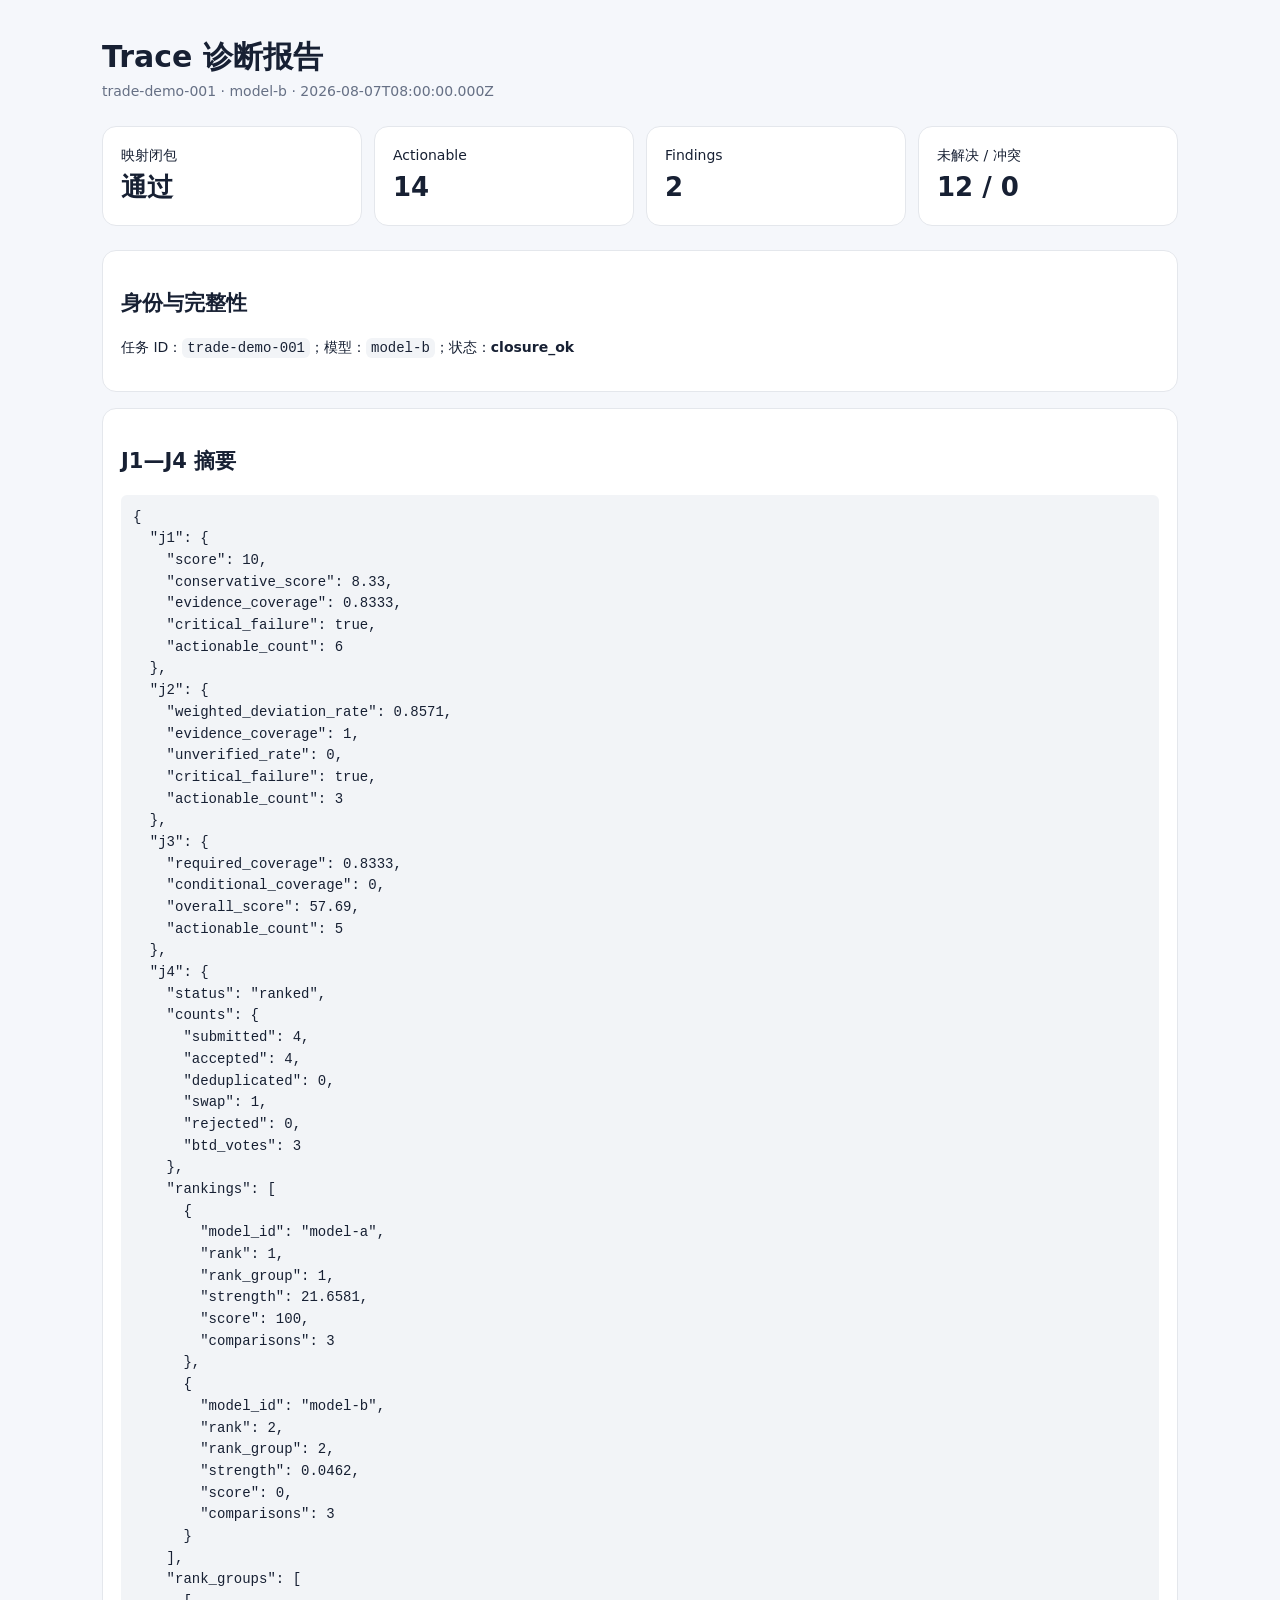
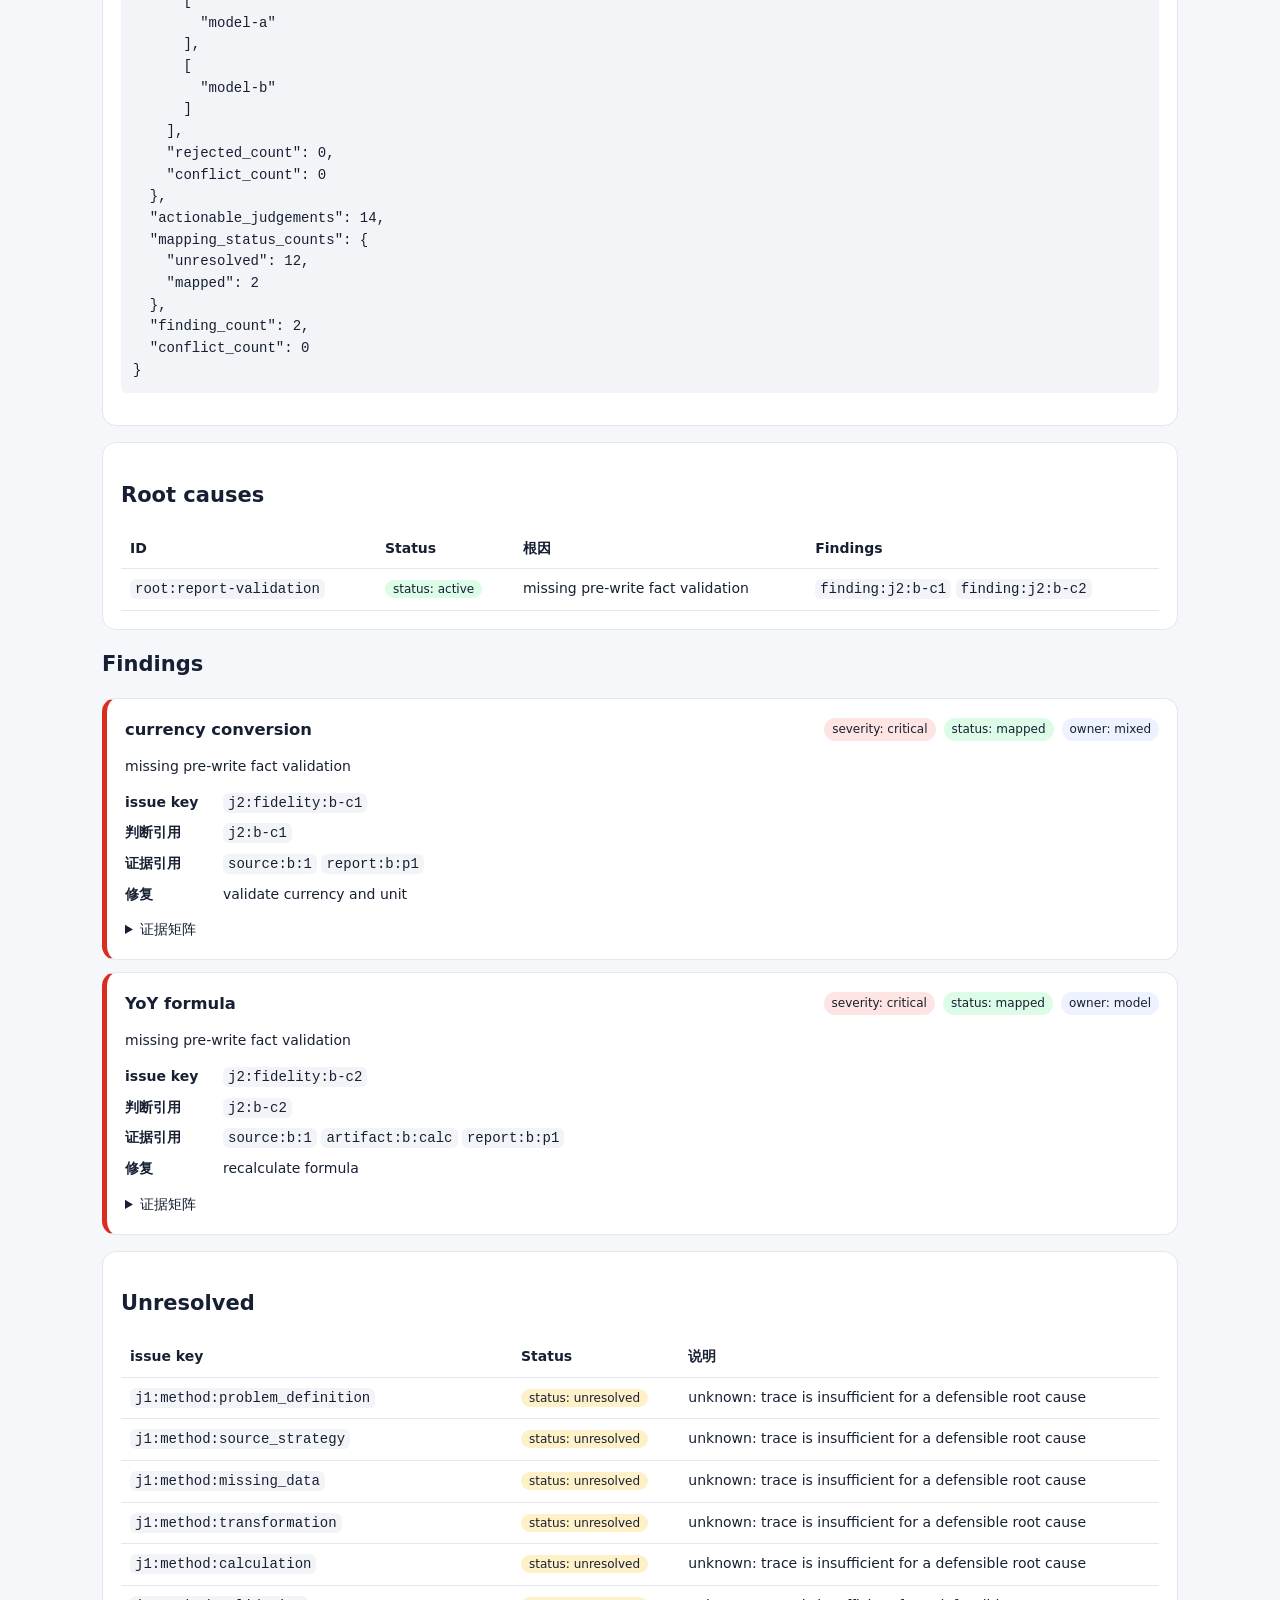
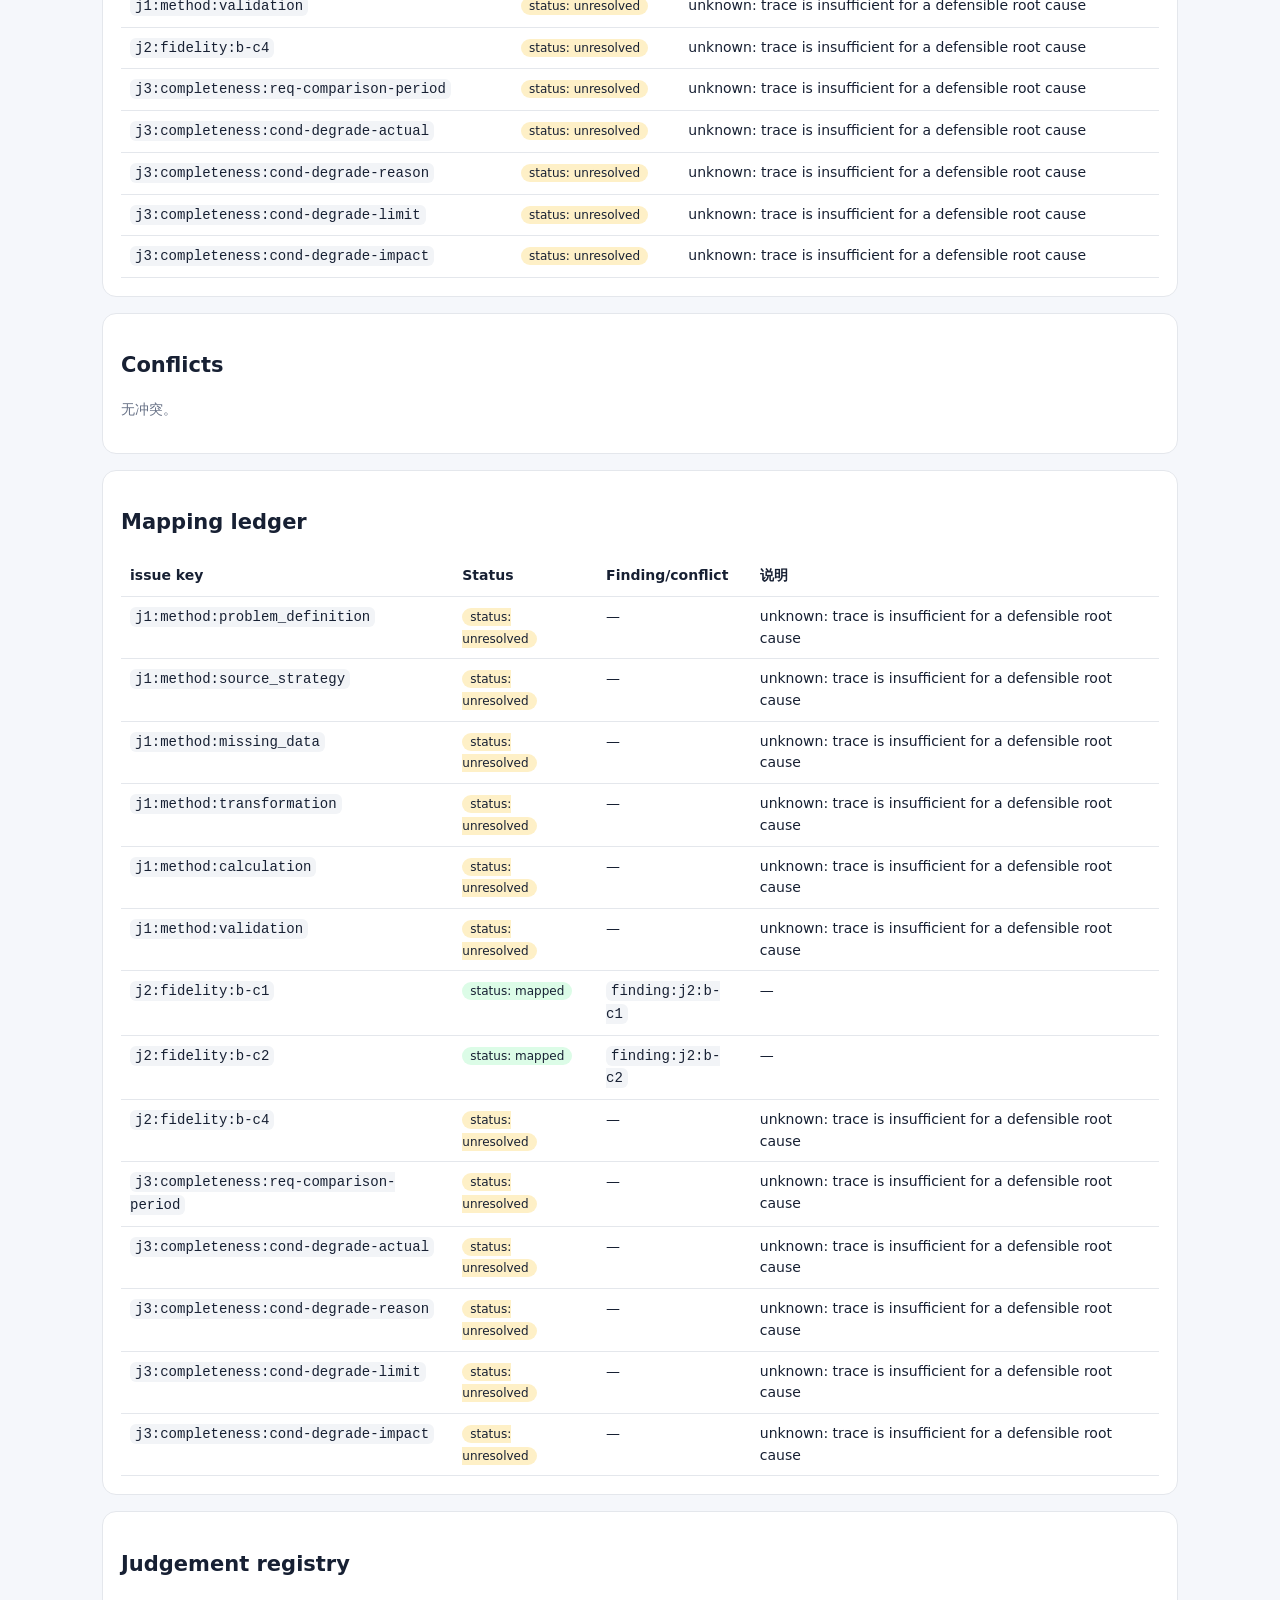
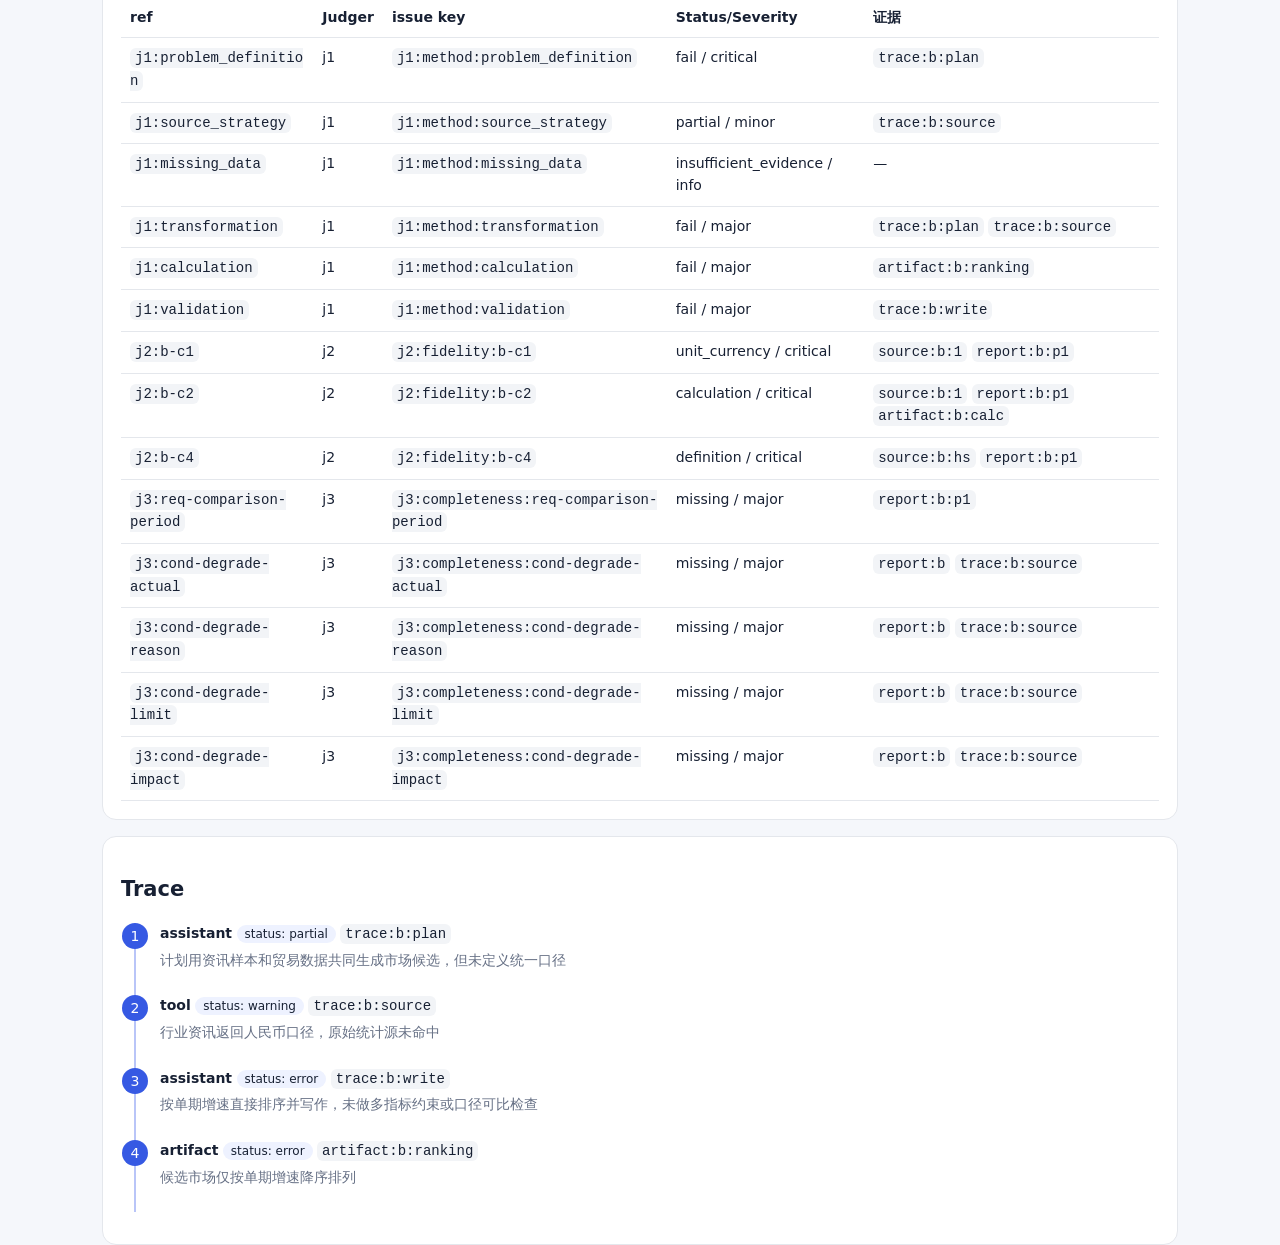
<file: platform/data/trace-report.html>
<!doctype html><html lang="zh-CN"><head><meta charset="utf-8"><meta name="viewport" content="width=device-width,initial-scale=1"><title>model-b · trade-demo-001 · Trace 诊断</title><style>:root{--bg:#f5f7fb;--ink:#172033;--muted:#667085;--card:#fff;--line:#e4e7ec;--accent:#3659e3}*{box-sizing:border-box}body{margin:0;background:var(--bg);color:var(--ink);font:14px/1.55 system-ui,sans-serif}main{max-width:1120px;margin:auto;padding:34px 22px}h1{font-size:30px;margin:0}.sub,.empty{color:var(--muted);overflow-wrap:anywhere}.grid{display:grid;grid-template-columns:repeat(4,1fr);gap:12px;margin:24px 0}.metric,.panel,.finding{background:var(--card);border:1px solid var(--line);border-radius:14px;padding:18px}.metric b{display:block;font-size:26px}.panel{margin:16px 0}.findings{display:grid;gap:12px}.finding{border-left:5px solid #98a2b3}.finding.critical{border-left-color:#d92d20}.finding.major{border-left-color:#f79009}.finding header{display:flex;flex-wrap:wrap;gap:8px;align-items:center}.finding h3{margin:0 auto 0 0}.badge{border-radius:999px;background:#eef2ff;padding:2px 8px;font-size:12px}.badge.critical{background:#fee4e2}.badge.major,.badge.unresolved,.badge.conflict{background:#fef0c7}.badge.mapped{background:#dcfce7}dl{display:grid;grid-template-columns:90px 1fr;gap:8px}dt{font-weight:700}dd{margin:0;min-width:0}code,pre{background:#f2f4f7;border-radius:6px;padding:2px 5px;overflow-wrap:anywhere;word-break:break-word}pre{padding:12px;white-space:pre-wrap}.table-wrap{overflow-x:auto;-webkit-overflow-scrolling:touch}table{width:100%;border-collapse:collapse;min-width:720px}th,td{text-align:left;vertical-align:top;padding:9px;border-bottom:1px solid var(--line)}.trace{list-style:none;padding:0}.trace li{display:flex;gap:12px;border-left:2px solid #b9c5f8;margin-left:13px;padding:0 0 20px 20px}.node-index{margin-left:-34px;background:var(--accent);color:#fff;width:26px;height:26px;border-radius:50%;text-align:center;line-height:26px;flex:0 0 26px}.trace p{margin:4px 0;color:var(--muted);overflow-wrap:anywhere}@media(max-width:500px){main{padding:20px 12px}h1{font-size:24px}.grid{grid-template-columns:1fr}.finding{padding:14px}dl{grid-template-columns:1fr}}@media print{@page{size:A4;margin:12mm}*{background:transparent!important;color:#000!important;box-shadow:none!important}main{max-width:none;padding:0}.panel,.finding{break-inside:avoid}.table-wrap{overflow:visible}table{min-width:0;font-size:10px}}</style></head><body><main><h1>Trace 诊断报告</h1><div class="sub">trade-demo-001 · model-b · 2026-08-07T08:00:00.000Z</div><section class="grid"><div class="metric"><span>映射闭包</span><b>通过</b></div><div class="metric"><span>Actionable</span><b>14</b></div><div class="metric"><span>Findings</span><b>2</b></div><div class="metric"><span>未解决 / 冲突</span><b>12 / 0</b></div></section><section class="panel"><h2>身份与完整性</h2><p>任务 ID：<code>trade-demo-001</code>；模型：<code>model-b</code>；状态：<strong>closure_ok</strong></p></section><section class="panel"><h2>J1—J4 摘要</h2><pre>{
  &quot;j1&quot;: {
    &quot;score&quot;: 10,
    &quot;conservative_score&quot;: 8.33,
    &quot;evidence_coverage&quot;: 0.8333,
    &quot;critical_failure&quot;: true,
    &quot;actionable_count&quot;: 6
  },
  &quot;j2&quot;: {
    &quot;weighted_deviation_rate&quot;: 0.8571,
    &quot;evidence_coverage&quot;: 1,
    &quot;unverified_rate&quot;: 0,
    &quot;critical_failure&quot;: true,
    &quot;actionable_count&quot;: 3
  },
  &quot;j3&quot;: {
    &quot;required_coverage&quot;: 0.8333,
    &quot;conditional_coverage&quot;: 0,
    &quot;overall_score&quot;: 57.69,
    &quot;actionable_count&quot;: 5
  },
  &quot;j4&quot;: {
    &quot;status&quot;: &quot;ranked&quot;,
    &quot;counts&quot;: {
      &quot;submitted&quot;: 4,
      &quot;accepted&quot;: 4,
      &quot;deduplicated&quot;: 0,
      &quot;swap&quot;: 1,
      &quot;rejected&quot;: 0,
      &quot;btd_votes&quot;: 3
    },
    &quot;rankings&quot;: [
      {
        &quot;model_id&quot;: &quot;model-a&quot;,
        &quot;rank&quot;: 1,
        &quot;rank_group&quot;: 1,
        &quot;strength&quot;: 21.6581,
        &quot;score&quot;: 100,
        &quot;comparisons&quot;: 3
      },
      {
        &quot;model_id&quot;: &quot;model-b&quot;,
        &quot;rank&quot;: 2,
        &quot;rank_group&quot;: 2,
        &quot;strength&quot;: 0.0462,
        &quot;score&quot;: 0,
        &quot;comparisons&quot;: 3
      }
    ],
    &quot;rank_groups&quot;: [
      [
        &quot;model-a&quot;
      ],
      [
        &quot;model-b&quot;
      ]
    ],
    &quot;rejected_count&quot;: 0,
    &quot;conflict_count&quot;: 0
  },
  &quot;actionable_judgements&quot;: 14,
  &quot;mapping_status_counts&quot;: {
    &quot;unresolved&quot;: 12,
    &quot;mapped&quot;: 2
  },
  &quot;finding_count&quot;: 2,
  &quot;conflict_count&quot;: 0
}</pre></section><section class="panel"><h2>Root causes</h2><div class="table-wrap"><table><thead><tr><th>ID</th><th>Status</th><th>根因</th><th>Findings</th></tr></thead><tbody><tr><td><code>root:report-validation</code></td><td><span class="badge mapped">status: active</span></td><td>missing pre-write fact validation</td><td><code>finding:j2:b-c1</code> <code>finding:j2:b-c2</code></td></tr></tbody></table></div></section><section><h2>Findings</h2><div class="findings"><article class="finding critical"><header><h3>currency conversion</h3><span class="badge critical">severity: critical</span><span class="badge mapped">status: mapped</span><span class="badge ">owner: mixed</span></header><p>missing pre-write fact validation</p><dl><dt>issue key</dt><dd><code>j2:fidelity:b-c1</code></dd><dt>判断引用</dt><dd><code>j2:b-c1</code></dd><dt>证据引用</dt><dd><code>source:b:1</code> <code>report:b:p1</code></dd><dt>修复</dt><dd>validate currency and unit</dd></dl><details><summary>证据矩阵</summary><pre>{
  &quot;matrix&quot;: {
    &quot;correct_evidence_available&quot;: &quot;yes&quot;,
    &quot;conflicting_evidence_present&quot;: &quot;no&quot;,
    &quot;model_used_correct_evidence&quot;: &quot;no&quot;,
    &quot;report_presented_faithfully&quot;: &quot;no&quot;
  },
  &quot;quoted_evidence&quot;: &quot;CNY reported as USD&quot;
}</pre></details></article><article class="finding critical"><header><h3>YoY formula</h3><span class="badge critical">severity: critical</span><span class="badge mapped">status: mapped</span><span class="badge ">owner: model</span></header><p>missing pre-write fact validation</p><dl><dt>issue key</dt><dd><code>j2:fidelity:b-c2</code></dd><dt>判断引用</dt><dd><code>j2:b-c2</code></dd><dt>证据引用</dt><dd><code>source:b:1</code> <code>artifact:b:calc</code> <code>report:b:p1</code></dd><dt>修复</dt><dd>recalculate formula</dd></dl><details><summary>证据矩阵</summary><pre>{
  &quot;matrix&quot;: {
    &quot;correct_evidence_available&quot;: &quot;yes&quot;,
    &quot;conflicting_evidence_present&quot;: &quot;no&quot;,
    &quot;model_used_correct_evidence&quot;: &quot;no&quot;,
    &quot;report_presented_faithfully&quot;: &quot;no&quot;
  },
  &quot;quoted_evidence&quot;: &quot;120/100=120%&quot;
}</pre></details></article></div></section><section class="panel"><h2>Unresolved</h2><div class="table-wrap"><table><thead><tr><th>issue key</th><th>Status</th><th>说明</th></tr></thead><tbody><tr><td><code>j1:method:problem_definition</code></td><td><span class="badge unresolved">status: unresolved</span></td><td>unknown: trace is insufficient for a defensible root cause</td></tr><tr><td><code>j1:method:source_strategy</code></td><td><span class="badge unresolved">status: unresolved</span></td><td>unknown: trace is insufficient for a defensible root cause</td></tr><tr><td><code>j1:method:missing_data</code></td><td><span class="badge unresolved">status: unresolved</span></td><td>unknown: trace is insufficient for a defensible root cause</td></tr><tr><td><code>j1:method:transformation</code></td><td><span class="badge unresolved">status: unresolved</span></td><td>unknown: trace is insufficient for a defensible root cause</td></tr><tr><td><code>j1:method:calculation</code></td><td><span class="badge unresolved">status: unresolved</span></td><td>unknown: trace is insufficient for a defensible root cause</td></tr><tr><td><code>j1:method:validation</code></td><td><span class="badge unresolved">status: unresolved</span></td><td>unknown: trace is insufficient for a defensible root cause</td></tr><tr><td><code>j2:fidelity:b-c4</code></td><td><span class="badge unresolved">status: unresolved</span></td><td>unknown: trace is insufficient for a defensible root cause</td></tr><tr><td><code>j3:completeness:req-comparison-period</code></td><td><span class="badge unresolved">status: unresolved</span></td><td>unknown: trace is insufficient for a defensible root cause</td></tr><tr><td><code>j3:completeness:cond-degrade-actual</code></td><td><span class="badge unresolved">status: unresolved</span></td><td>unknown: trace is insufficient for a defensible root cause</td></tr><tr><td><code>j3:completeness:cond-degrade-reason</code></td><td><span class="badge unresolved">status: unresolved</span></td><td>unknown: trace is insufficient for a defensible root cause</td></tr><tr><td><code>j3:completeness:cond-degrade-limit</code></td><td><span class="badge unresolved">status: unresolved</span></td><td>unknown: trace is insufficient for a defensible root cause</td></tr><tr><td><code>j3:completeness:cond-degrade-impact</code></td><td><span class="badge unresolved">status: unresolved</span></td><td>unknown: trace is insufficient for a defensible root cause</td></tr></tbody></table></div></section><section class="panel"><h2>Conflicts</h2><p class="empty">无冲突。</p></section><section class="panel"><h2>Mapping ledger</h2><div class="table-wrap"><table><thead><tr><th>issue key</th><th>Status</th><th>Finding/conflict</th><th>说明</th></tr></thead><tbody><tr><td><code>j1:method:problem_definition</code></td><td><span class="badge unresolved">status: unresolved</span></td><td>—</td><td>unknown: trace is insufficient for a defensible root cause</td></tr><tr><td><code>j1:method:source_strategy</code></td><td><span class="badge unresolved">status: unresolved</span></td><td>—</td><td>unknown: trace is insufficient for a defensible root cause</td></tr><tr><td><code>j1:method:missing_data</code></td><td><span class="badge unresolved">status: unresolved</span></td><td>—</td><td>unknown: trace is insufficient for a defensible root cause</td></tr><tr><td><code>j1:method:transformation</code></td><td><span class="badge unresolved">status: unresolved</span></td><td>—</td><td>unknown: trace is insufficient for a defensible root cause</td></tr><tr><td><code>j1:method:calculation</code></td><td><span class="badge unresolved">status: unresolved</span></td><td>—</td><td>unknown: trace is insufficient for a defensible root cause</td></tr><tr><td><code>j1:method:validation</code></td><td><span class="badge unresolved">status: unresolved</span></td><td>—</td><td>unknown: trace is insufficient for a defensible root cause</td></tr><tr><td><code>j2:fidelity:b-c1</code></td><td><span class="badge mapped">status: mapped</span></td><td><code>finding:j2:b-c1</code></td><td>—</td></tr><tr><td><code>j2:fidelity:b-c2</code></td><td><span class="badge mapped">status: mapped</span></td><td><code>finding:j2:b-c2</code></td><td>—</td></tr><tr><td><code>j2:fidelity:b-c4</code></td><td><span class="badge unresolved">status: unresolved</span></td><td>—</td><td>unknown: trace is insufficient for a defensible root cause</td></tr><tr><td><code>j3:completeness:req-comparison-period</code></td><td><span class="badge unresolved">status: unresolved</span></td><td>—</td><td>unknown: trace is insufficient for a defensible root cause</td></tr><tr><td><code>j3:completeness:cond-degrade-actual</code></td><td><span class="badge unresolved">status: unresolved</span></td><td>—</td><td>unknown: trace is insufficient for a defensible root cause</td></tr><tr><td><code>j3:completeness:cond-degrade-reason</code></td><td><span class="badge unresolved">status: unresolved</span></td><td>—</td><td>unknown: trace is insufficient for a defensible root cause</td></tr><tr><td><code>j3:completeness:cond-degrade-limit</code></td><td><span class="badge unresolved">status: unresolved</span></td><td>—</td><td>unknown: trace is insufficient for a defensible root cause</td></tr><tr><td><code>j3:completeness:cond-degrade-impact</code></td><td><span class="badge unresolved">status: unresolved</span></td><td>—</td><td>unknown: trace is insufficient for a defensible root cause</td></tr></tbody></table></div></section><section class="panel"><h2>Judgement registry</h2><div class="table-wrap"><table><thead><tr><th>ref</th><th>Judger</th><th>issue key</th><th>Status/Severity</th><th>证据</th></tr></thead><tbody><tr><td><code>j1:problem_definition</code></td><td>j1</td><td><code>j1:method:problem_definition</code></td><td>fail / critical</td><td><code>trace:b:plan</code></td></tr><tr><td><code>j1:source_strategy</code></td><td>j1</td><td><code>j1:method:source_strategy</code></td><td>partial / minor</td><td><code>trace:b:source</code></td></tr><tr><td><code>j1:missing_data</code></td><td>j1</td><td><code>j1:method:missing_data</code></td><td>insufficient_evidence / info</td><td>—</td></tr><tr><td><code>j1:transformation</code></td><td>j1</td><td><code>j1:method:transformation</code></td><td>fail / major</td><td><code>trace:b:plan</code> <code>trace:b:source</code></td></tr><tr><td><code>j1:calculation</code></td><td>j1</td><td><code>j1:method:calculation</code></td><td>fail / major</td><td><code>artifact:b:ranking</code></td></tr><tr><td><code>j1:validation</code></td><td>j1</td><td><code>j1:method:validation</code></td><td>fail / major</td><td><code>trace:b:write</code></td></tr><tr><td><code>j2:b-c1</code></td><td>j2</td><td><code>j2:fidelity:b-c1</code></td><td>unit_currency / critical</td><td><code>source:b:1</code> <code>report:b:p1</code></td></tr><tr><td><code>j2:b-c2</code></td><td>j2</td><td><code>j2:fidelity:b-c2</code></td><td>calculation / critical</td><td><code>source:b:1</code> <code>report:b:p1</code> <code>artifact:b:calc</code></td></tr><tr><td><code>j2:b-c4</code></td><td>j2</td><td><code>j2:fidelity:b-c4</code></td><td>definition / critical</td><td><code>source:b:hs</code> <code>report:b:p1</code></td></tr><tr><td><code>j3:req-comparison-period</code></td><td>j3</td><td><code>j3:completeness:req-comparison-period</code></td><td>missing / major</td><td><code>report:b:p1</code></td></tr><tr><td><code>j3:cond-degrade-actual</code></td><td>j3</td><td><code>j3:completeness:cond-degrade-actual</code></td><td>missing / major</td><td><code>report:b</code> <code>trace:b:source</code></td></tr><tr><td><code>j3:cond-degrade-reason</code></td><td>j3</td><td><code>j3:completeness:cond-degrade-reason</code></td><td>missing / major</td><td><code>report:b</code> <code>trace:b:source</code></td></tr><tr><td><code>j3:cond-degrade-limit</code></td><td>j3</td><td><code>j3:completeness:cond-degrade-limit</code></td><td>missing / major</td><td><code>report:b</code> <code>trace:b:source</code></td></tr><tr><td><code>j3:cond-degrade-impact</code></td><td>j3</td><td><code>j3:completeness:cond-degrade-impact</code></td><td>missing / major</td><td><code>report:b</code> <code>trace:b:source</code></td></tr></tbody></table></div></section><section class="panel"><h2>Trace</h2><ol class="trace"><li><span class="node-index">1</span><div><strong>assistant</strong> <span class="badge ">status: partial</span> <code>trace:b:plan</code><p>计划用资讯样本和贸易数据共同生成市场候选，但未定义统一口径</p></div></li><li><span class="node-index">2</span><div><strong>tool</strong> <span class="badge ">status: warning</span> <code>trace:b:source</code><p>行业资讯返回人民币口径，原始统计源未命中</p></div></li><li><span class="node-index">3</span><div><strong>assistant</strong> <span class="badge ">status: error</span> <code>trace:b:write</code><p>按单期增速直接排序并写作，未做多指标约束或口径可比检查</p></div></li><li><span class="node-index">4</span><div><strong>artifact</strong> <span class="badge ">status: error</span> <code>artifact:b:ranking</code><p>候选市场仅按单期增速降序排列</p></div></li></ol></section></main></body></html>
</file>
